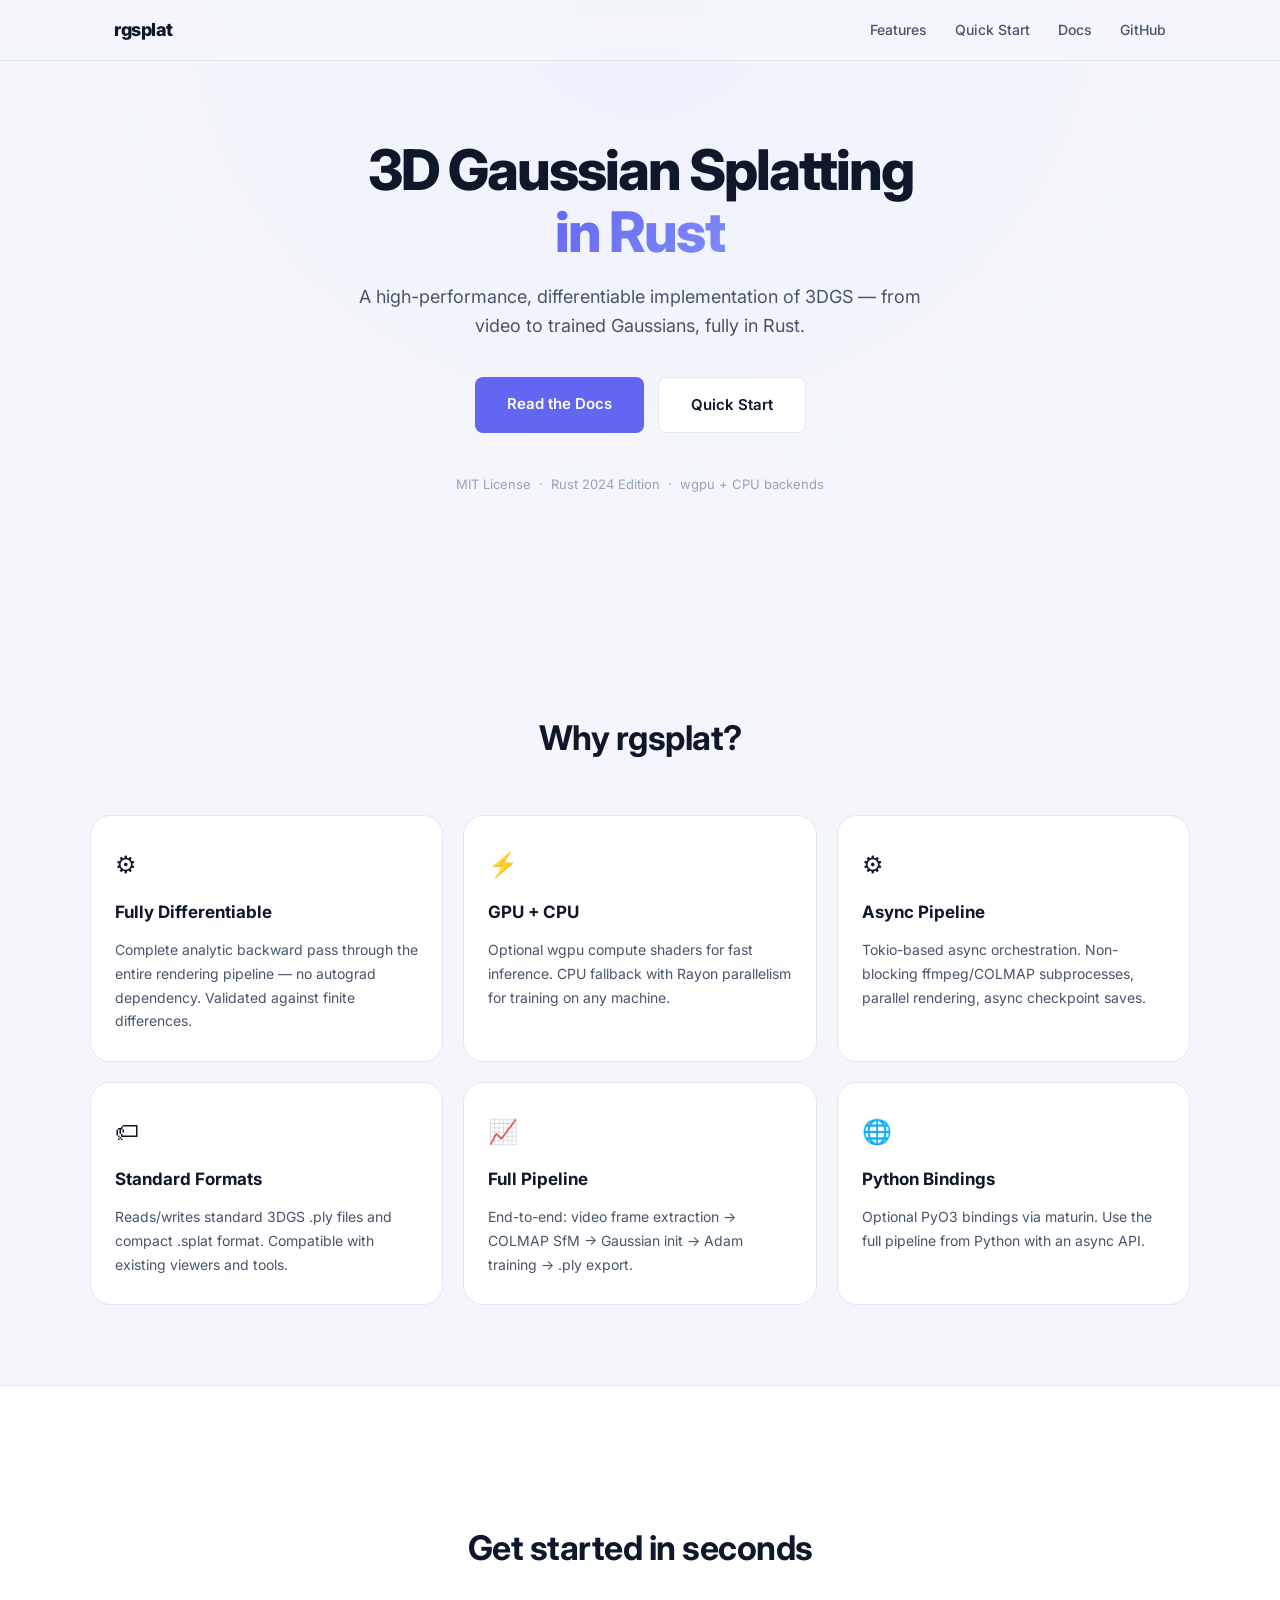
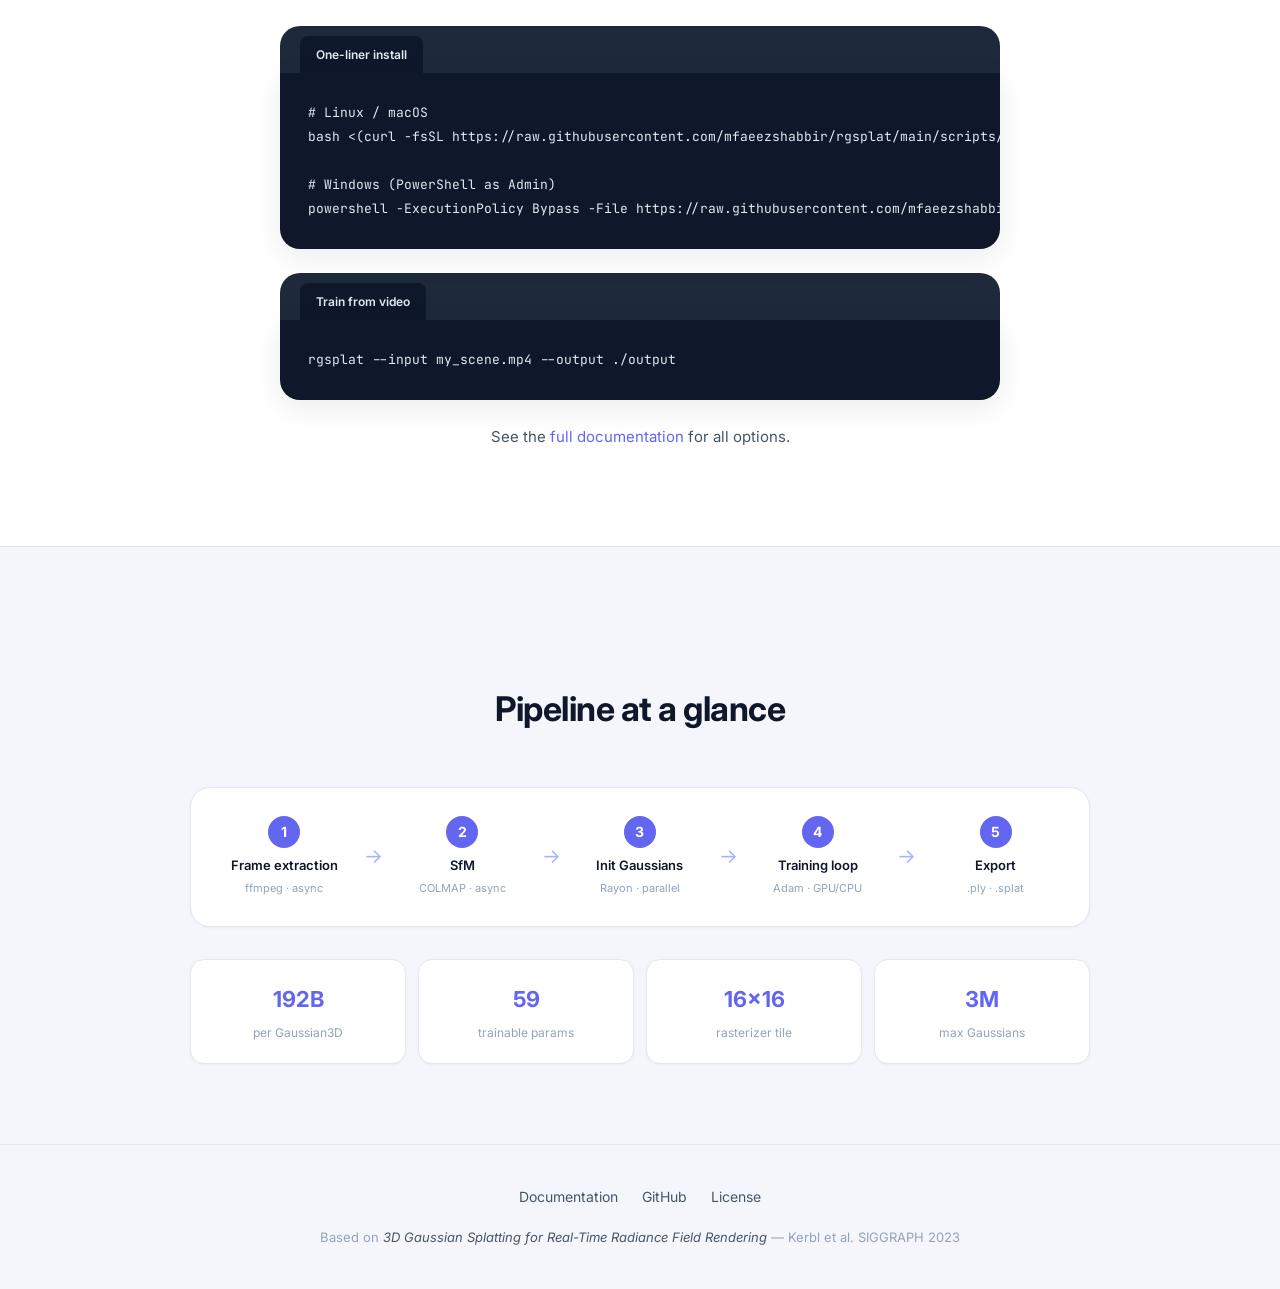
<file: docs/index.html>
<!DOCTYPE html>
<html lang="en">
<head>
    <meta charset="UTF-8">
    <meta name="viewport" content="width=device-width, initial-scale=1.0">
    <title>rgsplat — 3D Gaussian Splatting in Rust</title>
    <link rel="stylesheet" href="styles.css">
</head>
<body>

    <nav class="lp-nav">
        <div class="lp-nav-inner">
            <span class="lp-logo">rgsplat</span>
            <div class="lp-nav-links">
                <a href="#features">Features</a>
                <a href="#quickstart">Quick Start</a>
                <a href="docs.html">Docs</a>
                <a href="https://github.com/mfaeezshabbir/rgsplat" target="_blank">GitHub</a>
            </div>
        </div>
    </nav>

    <section class="lp-hero">
        <div class="lp-hero-bg"></div>
        <div class="lp-hero-inner">
            <h1 class="lp-hero-title">3D Gaussian Splatting<br><span class="lp-accent">in Rust</span></h1>
            <p class="lp-hero-sub">A high-performance, differentiable implementation of 3DGS &mdash; from video to trained Gaussians, fully in Rust.</p>
            <div class="lp-hero-actions">
                <a href="docs.html" class="lp-btn lp-btn-primary">Read the Docs</a>
                <a href="#quickstart" class="lp-btn lp-btn-secondary">Quick Start</a>
            </div>
            <div class="lp-hero-meta">
                <span>MIT License</span>
                <span>&middot;</span>
                <span>Rust 2024 Edition</span>
                <span>&middot;</span>
                <span>wgpu + CPU backends</span>
            </div>
        </div>
    </section>

    <section class="lp-section" id="features">
        <div class="lp-section-inner">
            <h2 class="lp-section-title">Why rgsplat?</h2>
            <div class="lp-features">
                <div class="lp-feature">
                    <div class="lp-feature-icon">&#9881;</div>
                    <h3>Fully Differentiable</h3>
                    <p>Complete analytic backward pass through the entire rendering pipeline &mdash; no autograd dependency. Validated against finite differences.</p>
                </div>
                <div class="lp-feature">
                    <div class="lp-feature-icon">&#9889;</div>
                    <h3>GPU + CPU</h3>
                    <p>Optional wgpu compute shaders for fast inference. CPU fallback with Rayon parallelism for training on any machine.</p>
                </div>
                <div class="lp-feature">
                    <div class="lp-feature-icon">&#9881;</div>
                    <h3>Async Pipeline</h3>
                    <p>Tokio-based async orchestration. Non-blocking ffmpeg/COLMAP subprocesses, parallel rendering, async checkpoint saves.</p>
                </div>
                <div class="lp-feature">
                    <div class="lp-feature-icon">&#127991;</div>
                    <h3>Standard Formats</h3>
                    <p>Reads/writes standard 3DGS .ply files and compact .splat format. Compatible with existing viewers and tools.</p>
                </div>
                <div class="lp-feature">
                    <div class="lp-feature-icon">&#128200;</div>
                    <h3>Full Pipeline</h3>
                    <p>End-to-end: video frame extraction &rarr; COLMAP SfM &rarr; Gaussian init &rarr; Adam training &rarr; .ply export.</p>
                </div>
                <div class="lp-feature">
                    <div class="lp-feature-icon">&#127760;</div>
                    <h3>Python Bindings</h3>
                    <p>Optional PyO3 bindings via maturin. Use the full pipeline from Python with an async API.</p>
                </div>
            </div>
        </div>
    </section>

    <section class="lp-section lp-section-dark" id="quickstart">
        <div class="lp-section-inner">
            <h2 class="lp-section-title">Get started in seconds</h2>
            <div class="lp-code-block">
                <div class="lp-code-tabs">
                    <span class="lp-code-tab active">One-liner install</span>
                </div>
                <pre class="lp-code"># Linux / macOS
bash &lt;(curl -fsSL https://raw.githubusercontent.com/mfaeezshabbir/rgsplat/main/scripts/install.sh)

# Windows (PowerShell as Admin)
powershell -ExecutionPolicy Bypass -File https://raw.githubusercontent.com/mfaeezshabbir/rgsplat/main/scripts/install.ps1</pre>
            </div>
            <div class="lp-code-block">
                <div class="lp-code-tabs">
                    <span class="lp-code-tab active">Train from video</span>
                </div>
                <pre class="lp-code">rgsplat --input my_scene.mp4 --output ./output</pre>
            </div>
            <p class="lp-section-cta">See the <a href="docs.html">full documentation</a> for all options.</p>
        </div>
    </section>

    <section class="lp-section">
        <div class="lp-section-inner">
            <h2 class="lp-section-title">Pipeline at a glance</h2>
            <div class="pipeline-flow" style="max-width:900px;margin:0 auto 32px">
                <div class="pf-step">
                    <div class="pf-num">1</div>
                    <div class="pf-name">Frame extraction</div>
                    <div class="pf-detail">ffmpeg &middot; async</div>
                </div>
                <div class="pf-arrow">&rarr;</div>
                <div class="pf-step">
                    <div class="pf-num">2</div>
                    <div class="pf-name">SfM</div>
                    <div class="pf-detail">COLMAP &middot; async</div>
                </div>
                <div class="pf-arrow">&rarr;</div>
                <div class="pf-step">
                    <div class="pf-num">3</div>
                    <div class="pf-name">Init Gaussians</div>
                    <div class="pf-detail">Rayon &middot; parallel</div>
                </div>
                <div class="pf-arrow">&rarr;</div>
                <div class="pf-step">
                    <div class="pf-num">4</div>
                    <div class="pf-name">Training loop</div>
                    <div class="pf-detail">Adam &middot; GPU/CPU</div>
                </div>
                <div class="pf-arrow">&rarr;</div>
                <div class="pf-step">
                    <div class="pf-num">5</div>
                    <div class="pf-name">Export</div>
                    <div class="pf-detail">.ply &middot; .splat</div>
                </div>
            </div>
            <div style="display:grid;grid-template-columns:repeat(4,1fr);gap:12px;max-width:900px;margin:0 auto">
                <div class="param-card">
                    <div>192B</div>
                    <div>per Gaussian3D</div>
                </div>
                <div class="param-card">
                    <div>59</div>
                    <div>trainable params</div>
                </div>
                <div class="param-card">
                    <div>16&times;16</div>
                    <div>rasterizer tile</div>
                </div>
                <div class="param-card">
                    <div>3M</div>
                    <div>max Gaussians</div>
                </div>
            </div>
        </div>
    </section>

    <footer class="lp-footer">
        <div class="lp-footer-inner">
            <div class="lp-footer-links">
                <a href="docs.html">Documentation</a>
                <a href="https://github.com/mfaeezshabbir/rgsplat">GitHub</a>
                <a href="https://github.com/mfaeezshabbir/rgsplat/blob/main/LICENSE">License</a>
            </div>
            <p class="lp-footer-copy">Based on <em>3D Gaussian Splatting for Real-Time Radiance Field Rendering</em> &mdash; Kerbl et al. SIGGRAPH 2023</p>
        </div>
    </footer>

<script>
function addCopyButtons() {
  document.querySelectorAll('pre').forEach(function(pre) {
    var btn = document.createElement('button');
    btn.textContent = 'Copy';
    btn.className = 'copy-btn';
    btn.onclick = function() {
      var code = pre.querySelector('code');
      var text = code ? code.textContent : pre.textContent;
      navigator.clipboard.writeText(text.trim()).then(function() {
        btn.textContent = 'Copied!';
        setTimeout(function() { btn.textContent = 'Copy'; }, 1500);
      });
    };
    pre.style.position = 'relative';
    pre.appendChild(btn);
  });
}
document.addEventListener('DOMContentLoaded', addCopyButtons);
</script>
</body>
</html>
</file>
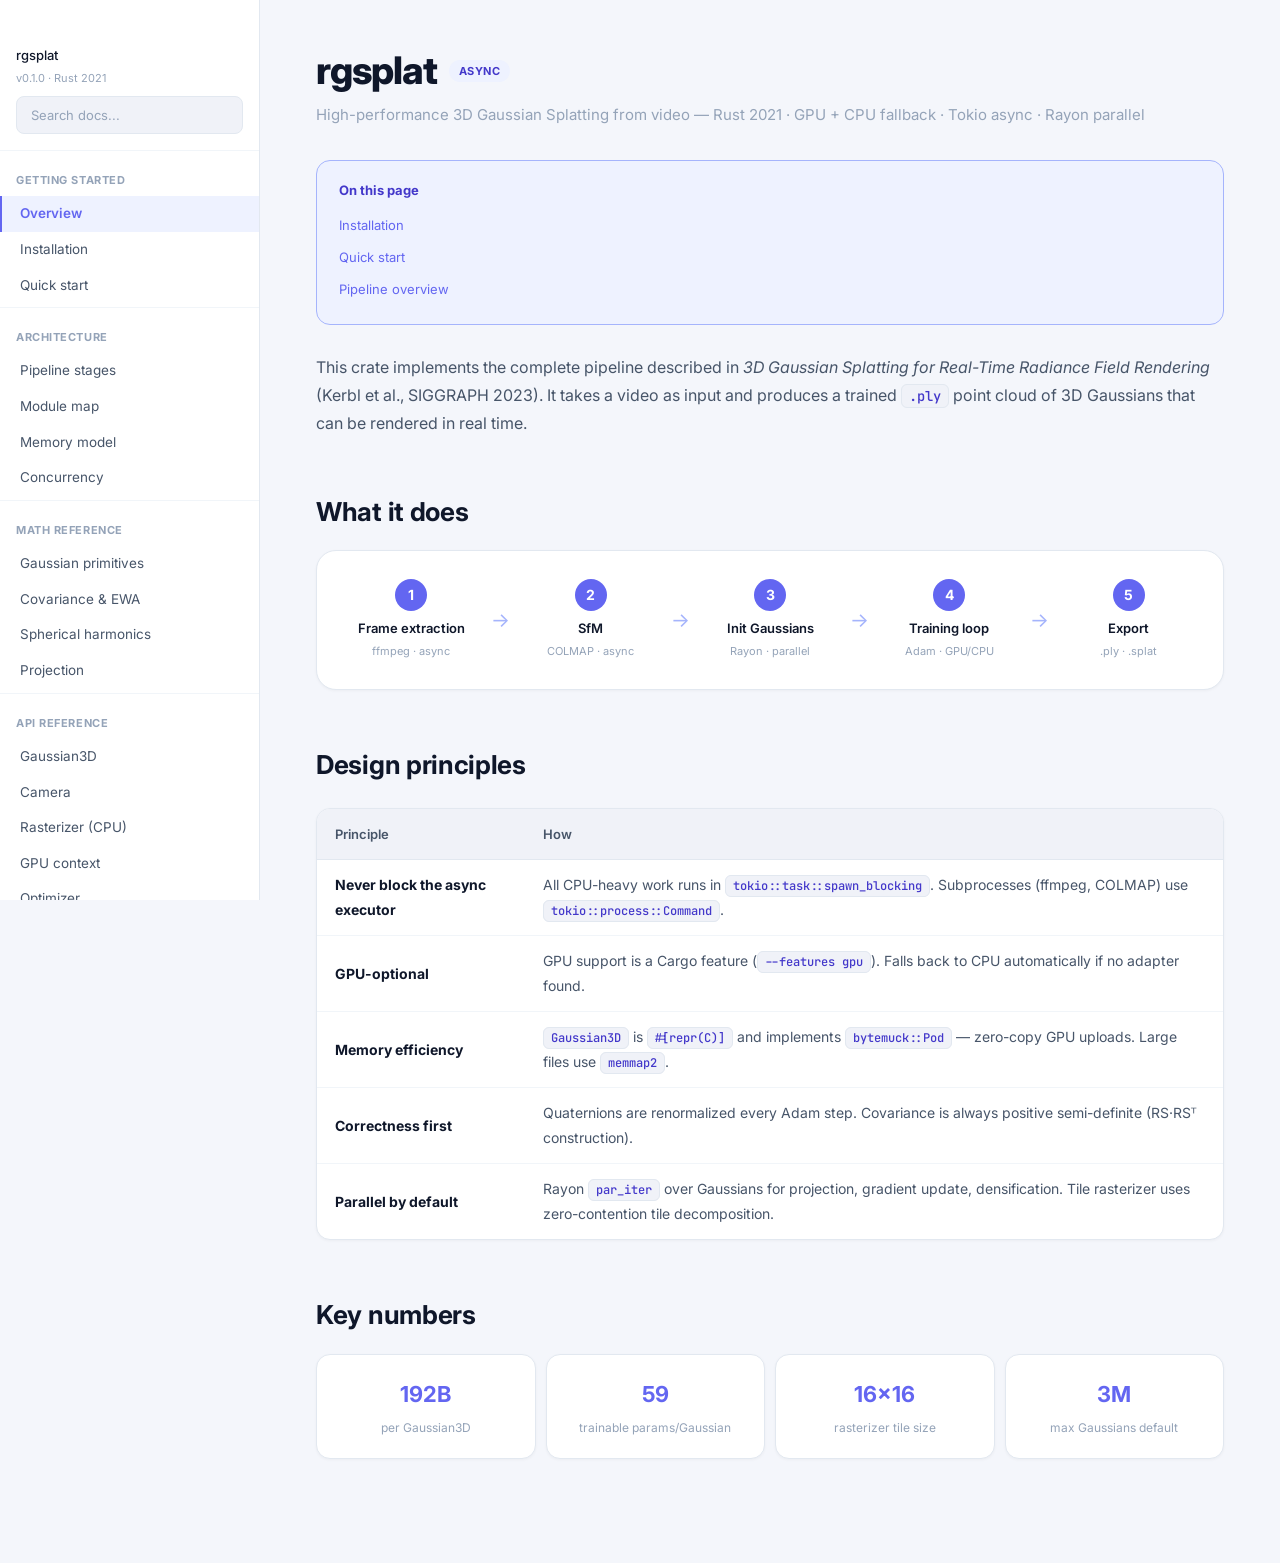
<file: docs/docs.html>
<!DOCTYPE html>
<html lang="en">
<head>
    <meta charset="UTF-8">
    <meta name="viewport" content="width=device-width, initial-scale=1.0">
    <title>Gaussian Splatting — Rust</title>
    <link rel="stylesheet" href="styles.css">
</head>
<body>
    <div class="doc-wrap">
        <nav class="sidebar">
            <div style="padding:16px 16px 8px">
                <div style="font-size:13px;font-weight:500;color:var(--text)">rgsplat</div>
                <div style="font-size:11px;color:var(--text-muted);margin-top:2px">v0.1.0 · Rust 2021</div>
            </div>
            <div class="search-bar">
                <input type="text" placeholder="Search docs..." oninput="searchDocs(this.value)" id="search-inp">
            </div>
            <div class="nav-section">
                <div class="sidebar-title">Getting started</div>
                <div class="nav-link active" onclick="showPage('overview',this)">Overview</div>
                <div class="nav-link" onclick="showPage('install',this)">Installation</div>
                <div class="nav-link" onclick="showPage('quickstart',this)">Quick start</div>
            </div>
            <div class="nav-section">
                <div class="sidebar-title">Architecture</div>
                <div class="nav-link" onclick="showPage('pipeline',this)">Pipeline stages</div>
                <div class="nav-link" onclick="showPage('modules',this)">Module map</div>
                <div class="nav-link" onclick="showPage('memory',this)">Memory model</div>
                <div class="nav-link" onclick="showPage('concurrency',this)">Concurrency</div>
            </div>
            <div class="nav-section">
                <div class="sidebar-title">Math reference</div>
                <div class="nav-link" onclick="showPage('math-gaussian',this)">Gaussian primitives</div>
                <div class="nav-link" onclick="showPage('math-covariance',this)">Covariance & EWA</div>
                <div class="nav-link" onclick="showPage('math-sh',this)">Spherical harmonics</div>
                <div class="nav-link" onclick="showPage('math-projection',this)">Projection</div>
            </div>
            <div class="nav-section">
                <div class="sidebar-title">API reference</div>
                <div class="nav-link" onclick="showPage('api-gaussian',this)">Gaussian3D</div>
                <div class="nav-link" onclick="showPage('api-camera',this)">Camera</div>
                <div class="nav-link" onclick="showPage('api-rasterizer',this)">Rasterizer (CPU)</div>
                <div class="nav-link" onclick="showPage('api-gpu',this)">GPU context</div>
                <div class="nav-link" onclick="showPage('api-optimizer',this)">Optimizer</div>
                <div class="nav-link" onclick="showPage('api-sfm',this)">SfM pipeline</div>
            </div>
            <div class="nav-section">
                <div class="sidebar-title">Shaders</div>
                <div class="nav-link" onclick="showPage('shader-wgsl',this)">splat.wgsl</div>
            </div>
            <div class="nav-section">
                <div class="sidebar-title">Config reference</div>
                <div class="nav-link" onclick="showPage('cfg-train',this)">TrainConfig</div>
                <div class="nav-link" onclick="showPage('cfg-features',this)">Cargo features</div>
            </div>
            <div class="nav-section">
                <div class="sidebar-title">Guides</div>
                <div class="nav-link" onclick="showPage('guide-gpu',this)">GPU vs CPU</div>
                <div class="nav-link" onclick="showPage('guide-python',this)">Python bindings</div>
                <div class="nav-link" onclick="showPage('guide-perf',this)">Performance tuning</div>
            </div>
        </nav>
    
        <main class="content">
    
            <!-- OVERVIEW -->
            <div class="page active" id="page-overview">
                <h1>rgsplat <span class="badge badge-async">async</span></h1>
                <p class="subtitle">High-performance 3D Gaussian Splatting from video — Rust 2021 · GPU + CPU fallback ·
                    Tokio async · Rayon parallel</p>
                <div class="toc">
                    <strong style="font-size:13px">On this page</strong>
                    <ul>
                        <li><a onclick="showPage('install',document.querySelector('[onclick*=install]'))">Installation</a>
                        </li>
                        <li><a onclick="showPage('quickstart',document.querySelector('[onclick*=quickstart]'))">Quick
                                start</a></li>
                        <li><a onclick="showPage('pipeline',document.querySelector('[onclick*=pipeline]'))">Pipeline
                                overview</a></li>
                    </ul>
                </div>
                <p>This crate implements the complete pipeline described in <em>3D Gaussian Splatting for Real-Time Radiance
                        Field Rendering</em> (Kerbl et al., SIGGRAPH 2023). It takes a video as input and produces a trained
                    <code>.ply</code> point cloud of 3D Gaussians that can be rendered in real time.</p>
                <h2>What it does</h2>
                <div class="pipeline-flow">
                    <div class="pf-step">
                        <div class="pf-num">1</div>
                        <div class="pf-name">Frame extraction</div>
                        <div class="pf-detail">ffmpeg · async</div>
                    </div>
                    <div class="pf-arrow">→</div>
                    <div class="pf-step">
                        <div class="pf-num">2</div>
                        <div class="pf-name">SfM</div>
                        <div class="pf-detail">COLMAP · async</div>
                    </div>
                    <div class="pf-arrow">→</div>
                    <div class="pf-step">
                        <div class="pf-num">3</div>
                        <div class="pf-name">Init Gaussians</div>
                        <div class="pf-detail">Rayon · parallel</div>
                    </div>
                    <div class="pf-arrow">→</div>
                    <div class="pf-step">
                        <div class="pf-num">4</div>
                        <div class="pf-name">Training loop</div>
                        <div class="pf-detail">Adam · GPU/CPU</div>
                    </div>
                    <div class="pf-arrow">→</div>
                    <div class="pf-step">
                        <div class="pf-num">5</div>
                        <div class="pf-name">Export</div>
                        <div class="pf-detail">.ply · .splat</div>
                    </div>
                </div>
                <h2>Design principles</h2>
                <div class="table-wrap">
                    <table>
                        <tr>
                            <th>Principle</th>
                            <th>How</th>
                        </tr>
                        <tr>
                            <td><strong>Never block the async executor</strong></td>
                            <td>All CPU-heavy work runs in <code>tokio::task::spawn_blocking</code>. Subprocesses (ffmpeg,
                                COLMAP) use <code>tokio::process::Command</code>.</td>
                        </tr>
                        <tr>
                            <td><strong>GPU-optional</strong></td>
                            <td>GPU support is a Cargo feature (<code>--features gpu</code>). Falls back to CPU
                                automatically if no adapter found.</td>
                        </tr>
                        <tr>
                            <td><strong>Memory efficiency</strong></td>
                            <td><code>Gaussian3D</code> is <code>#[repr(C)]</code> and implements <code>bytemuck::Pod</code>
                                — zero-copy GPU uploads. Large files use <code>memmap2</code>.</td>
                        </tr>
                        <tr>
                            <td><strong>Correctness first</strong></td>
                            <td>Quaternions are renormalized every Adam step. Covariance is always positive semi-definite
                                (RS·RSᵀ construction).</td>
                        </tr>
                        <tr>
                            <td><strong>Parallel by default</strong></td>
                            <td>Rayon <code>par_iter</code> over Gaussians for projection, gradient update, densification.
                                Tile rasterizer uses zero-contention tile decomposition.</td>
                        </tr>
                    </table>
                </div>
                <h2>Key numbers</h2>
                <div style="display:grid;grid-template-columns:repeat(4,1fr);gap:10px;margin:12px 0 24px">
                    <div class="param-card" style="text-align:center">
                        <div style="font-size:20px;font-weight:500;color:var(--accent)">192B</div>
                        <div style="font-size:11px;color:var(--text-muted);margin-top:4px">per Gaussian3D</div>
                    </div>
                    <div class="param-card" style="text-align:center">
                        <div style="font-size:20px;font-weight:500;color:var(--accent)">59</div>
                        <div style="font-size:11px;color:var(--text-muted);margin-top:4px">trainable
                            params/Gaussian</div>
                    </div>
                    <div class="param-card" style="text-align:center">
                        <div style="font-size:20px;font-weight:500;color:var(--accent)">16×16</div>
                        <div style="font-size:11px;color:var(--text-muted);margin-top:4px">rasterizer tile size
                        </div>
                    </div>
                    <div class="param-card" style="text-align:center">
                        <div style="font-size:20px;font-weight:500;color:var(--accent)">3M</div>
                        <div style="font-size:11px;color:var(--text-muted);margin-top:4px">max Gaussians default
                        </div>
                    </div>
                </div>
            </div>
    
            <!-- INSTALL -->
            <div class="page" id="page-install">
                <h1>Installation</h1>
                <p class="subtitle">Prerequisites and build configurations</p>
                <h2>Quick install (one command)</h2>
                <p>Installs Rust, ffmpeg, COLMAP, and builds rgsplat:</p>
                <p><strong>Linux / macOS</strong></p>
                <pre>bash &lt;(curl -fsSL https://raw.githubusercontent.com/mfaeezshabbir/rgsplat/main/scripts/install.sh)</pre>
                <p><strong>Windows (PowerShell as Admin)</strong></p>
                <pre>powershell -ExecutionPolicy Bypass -File https://raw.githubusercontent.com/mfaeezshabbir/rgsplat/main/scripts/install.ps1</pre>
                <p>Or clone and run locally:</p>
                <pre>git clone https://github.com/mfaeezshabbir/rgsplat.git
cd rgsplat
bash scripts/install.sh          <span class="highlight-cmt"># Linux / macOS</span>
powershell -File scripts/install.ps1   <span class="highlight-cmt"># Windows</span></pre>
                <h2>System requirements</h2>
                <div class="table-wrap">
                    <table>
                        <tr>
                            <th>Dependency</th>
                            <th>Required for</th>
                            <th>Install</th>
                        </tr>
                        <tr>
                            <td><code>Rust ≥ 1.75</code></td>
                            <td>Everything</td>
                            <td><code>rustup update stable</code></td>
                        </tr>
                        <tr>
                            <td><code>ffmpeg</code></td>
                            <td>Frame extraction</td>
                            <td><code>apt install ffmpeg</code> / <code>brew install ffmpeg</code></td>
                        </tr>
                        <tr>
                            <td><code>colmap</code></td>
                            <td>Structure from Motion</td>
                            <td><a href="https://colmap.github.io/install.html">colmap.github.io/install</a></td>
                        </tr>
                        <tr>
                            <td><code>OpenBLAS</code></td>
                            <td>ndarray-linalg</td>
                            <td><code>apt install libopenblas-dev</code></td>
                        </tr>
                        <tr>
                            <td>Vulkan / Metal / DX12 driver</td>
                            <td>GPU mode only</td>
                            <td>OS-specific GPU driver</td>
                        </tr>
                        <tr>
                            <td><code>Python ≥ 3.9</code> + maturin</td>
                            <td>Python bindings</td>
                            <td><code>pip install maturin</code></td>
                        </tr>
                    </table>
                </div>
                <h2>Build variants</h2>
                <pre><span class="highlight-cmt"># CPU-only (default, no GPU driver needed)</span>
    cargo build --release
    
    <span class="highlight-cmt"># With GPU support (wgpu / WGSL compute shaders)</span>
    cargo build --release --features gpu
    
    <span class="highlight-cmt"># With ffmpeg bindings (optional, alternative to subprocess approach)</span>
    cargo build --release --features video
    
    <span class="highlight-cmt"># Full build: GPU + video + Python FFI</span>
    cargo build --release --features full
    
    <span class="highlight-cmt"># Python wheel (requires maturin)</span>
    maturin build --release --features python</pre>
                <h2>Add as library dependency</h2>
                <pre>[dependencies]
    rgsplat = { git = <span class="highlight-str">"https://github.com/mfaeezshabbir/rgsplat"</span>, features = [<span class="highlight-str">"gpu"</span>] }</pre>
                <div class="callout">
                    <p>On Linux with NVIDIA GPUs, the Vulkan backend gives the best compute performance. On macOS, wgpu uses
                        Metal automatically — no additional setup needed.</p>
                </div>
            </div>
    
            <!-- QUICKSTART -->
            <div class="page" id="page-quickstart">
                <h1>Quick start</h1>
                <p class="subtitle">From video to trained Gaussians in one call</p>
                <h2>CLI</h2>
                <pre><span class="highlight-cmt"># Basic run (CPU mode)</span>
    rgsplat --input my_scene.mp4 --output ./output
    
    <span class="highlight-cmt"># GPU mode, 2fps extraction, 15k iterations</span>
    rgsplat --input my_scene.mp4 --output ./output --gpu --fps 2 --iters 15000
    
    <span class="highlight-cmt"># White background, checkpoint every 1k iters, skip SfM</span>
    rgsplat --input ./frames --output ./out --bg 1,1,1 --save-interval 1000 --skip-sfm
    
    <span class="highlight-cmt"># View all flags</span>
    rgsplat --help</pre>
                <h3>All CLI flags</h3>
                <div class="table-wrap">
                    <table>
                        <tr>
                            <th>Flag</th>
                            <th>Default</th>
                            <th>Description</th>
                        </tr>
                        <tr>
                            <td><code>-i, --input</code></td>
                            <td><em>required</em></td>
                            <td>Input video (<code>.mp4</code>) or directory of pre-extracted frames</td>
                        </tr>
                        <tr>
                            <td><code>-o, --output</code></td>
                            <td><em>required</em></td>
                            <td>Output directory for frames, COLMAP workspace, checkpoints, and final PLY</td>
                        </tr>
                        <tr>
                            <td><code>--gpu</code></td>
                            <td><code>false</code></td>
                            <td>Use GPU compute path (requires <code>--features gpu</code>)</td>
                        </tr>
                        <tr>
                            <td><code>--fps</code></td>
                            <td><code>2.0</code></td>
                            <td>Frames per second to extract from video</td>
                        </tr>
                        <tr>
                            <td><code>--iters</code></td>
                            <td><code>30000</code></td>
                            <td>Number of training iterations</td>
                        </tr>
                        <tr>
                            <td><code>--save-interval</code></td>
                            <td><code>5000</code></td>
                            <td>Save a checkpoint PLY every N iterations</td>
                        </tr>
                        <tr>
                            <td><code>--bg</code></td>
                            <td><code>0,0,0</code></td>
                            <td>Background color as <code>R,G,B</code> floats in [0,1] (e.g. <code>1,1,1</code> for white)</td>
                        </tr>
                        <tr>
                            <td><code>--skip-sfm</code></td>
                            <td><code>false</code></td>
                            <td>Skip ffmpeg extraction and COLMAP; load existing workspace from <code>--output</code></td>
                        </tr>
                    </table>
                </div>
                <h2>Rust API</h2>
                <pre><span class="highlight-kw">use</span> rgsplat::pipeline::{Pipeline, PipelineConfig};
    
    <span class="highlight-kw">#[tokio::main]</span>
    <span class="highlight-kw">async fn</span> <span class="highlight-ty">main</span>() -> anyhow::Result<()> {
        <span class="highlight-kw">let</span> cfg = PipelineConfig::from_video(
            <span class="highlight-str">"scene.mp4"</span>,
            <span class="highlight-str">"./output"</span>,
        );
    
        <span class="highlight-kw">let</span> pipeline = Pipeline::new(cfg).<span class="highlight-kw">await</span>?;
        <span class="highlight-kw">let</span> output_ply = pipeline.run().<span class="highlight-kw">await</span>?;
    
        println!(<span class="highlight-str">"Done: {:?}"</span>, output_ply);
        Ok(())
    }</pre>
                <h2>Customise config</h2>
                <pre><span class="highlight-kw">let mut</span> cfg = PipelineConfig::from_video(<span class="highlight-str">"scene.mp4"</span>, <span class="highlight-str">"./out"</span>);
    cfg.extract_fps = <span class="highlight-num">3.0</span>;          <span class="highlight-cmt">// frames per second to extract</span>
    cfg.use_gpu = <span class="highlight-kw">true</span>;              <span class="highlight-cmt">// enable GPU if available</span>
    cfg.train.num_iterations = <span class="highlight-num">15_000</span>;
    cfg.train.max_gaussians = <span class="highlight-num">1_000_000</span>;
    cfg.bg_color = [<span class="highlight-num">1.0</span>, <span class="highlight-num">1.0</span>, <span class="highlight-num">1.0</span>]; <span class="highlight-cmt">// white background</span>
    cfg.save_interval = <span class="highlight-num">2000</span>;        <span class="highlight-cmt">// checkpoint every 2k iters</span></pre>
                <h2>Expected output layout</h2>
                <pre>output/
    ├── frames/          <span class="highlight-cmt"># Extracted PNG frames</span>
    │   ├── frame_000001.png
    │   └── ...
    ├── colmap/          <span class="highlight-cmt"># COLMAP workspace</span>
    │   ├── colmap.db
    │   └── sparse/0/
    │       ├── cameras.bin
    │       ├── images.bin
    │       └── points3D.bin
    ├── ckpt_005000.ply  <span class="highlight-cmt"># Periodic checkpoints</span>
    ├── ckpt_010000.ply
    └── output.ply       <span class="highlight-cmt"># Final trained splat</span></pre>
            </div>
    
            <!-- PIPELINE STAGES -->
            <div class="page" id="page-pipeline">
                <h1>Pipeline stages</h1>
                <p class="subtitle">What happens inside <code>Pipeline::run()</code></p>
                <h2>Stage 1 — Frame extraction</h2>
                <p>Calls <code>ffmpeg</code> as an async subprocess. Non-blocking: the Tokio runtime handles other tasks
                    while ffmpeg runs.</p>
                <pre>sfm::extract_frames(&video_path, &frames_dir, fps).await?</pre>
                <div class="table-wrap">
                    <table>
                        <tr>
                            <th>Parameter</th>
                            <th>Default</th>
                            <th>Notes</th>
                        </tr>
                        <tr>
                            <td><code>fps</code></td>
                            <td>2.0</td>
                            <td>2 frames/sec balances coverage vs COLMAP cost. Increase for fast-moving scenes.</td>
                        </tr>
                        <tr>
                            <td>Output format</td>
                            <td>PNG (-qscale:v 1)</td>
                            <td>Highest quality; lossless SIFT features.</td>
                        </tr>
                    </table>
                </div>
                <h2>Stage 2 — Structure from Motion (COLMAP)</h2>
                <p>Runs three COLMAP passes in sequence, all as async subprocesses:</p>
                <div class="table-wrap">
                    <table>
                        <tr>
                            <th>Pass</th>
                            <th>COLMAP command</th>
                            <th>What it does</th>
                        </tr>
                        <tr>
                            <td>1</td>
                            <td><code>feature_extractor</code></td>
                            <td>SIFT keypoint detection on every frame</td>
                        </tr>
                        <tr>
                            <td>2</td>
                            <td><code>exhaustive_matcher</code></td>
                            <td>Match features between all frame pairs</td>
                        </tr>
                        <tr>
                            <td>3</td>
                            <td><code>mapper</code></td>
                            <td>Incremental SfM → camera poses + sparse 3D points</td>
                        </tr>
                    </table>
                </div>
                <div class="warn-box">
                    <p>COLMAP is the main bottleneck. For a 100-frame sequence, expect 5–15 minutes on CPU. Use
                        <code>--gpu</code> to enable GPU SIFT and GPU matching — roughly 5× faster.</p>
                </div>
                <h2>Stage 3 — Gaussian initialisation</h2>
                <p>Parses COLMAP binary files (<code>points3D.bin</code>, <code>cameras.bin</code>) and converts each SfM
                    point into a <code>Gaussian3D</code>:</p>
                <div class="table-wrap">
                    <table>
                        <tr>
                            <th>Parameter</th>
                            <th>Initial value</th>
                            <th>Derivation</th>
                        </tr>
                        <tr>
                            <td>Position</td>
                            <td>SfM xyz</td>
                            <td>Direct copy</td>
                        </tr>
                        <tr>
                            <td>Color (SH DC)</td>
                            <td>SfM RGB</td>
                            <td><code>(linear(r) - 0.5) × SH_C0_INV</code></td>
                        </tr>
                        <tr>
                            <td>Scale (isotropic)</td>
                            <td>mean NN distance</td>
                            <td>K=3 nearest neighbours via spatial sort</td>
                        </tr>
                        <tr>
                            <td>Rotation</td>
                            <td>identity quaternion</td>
                            <td>[1, 0, 0, 0]</td>
                        </tr>
                        <tr>
                            <td>Opacity</td>
                            <td>logit(0.1) ≈ −2.2</td>
                            <td>10% opacity, optimised during training</td>
                        </tr>
                    </table>
                </div>
                <h2>Stage 4 — Training loop</h2>
                <p>30 000 iterations (default). Each iteration:</p>
                <pre>Pick random camera → Render (GPU or CPU) → Compute L1+D-SSIM loss
    → Backward pass (per-Gaussian gradients) → Adam step → [Densify/Prune every 100 iters]</pre>
                <p>Key events during training:</p>
                <div class="table-wrap">
                    <table>
                        <tr>
                            <th>Iteration range</th>
                            <th>Event</th>
                        </tr>
                        <tr>
                            <td>500 – 15 000</td>
                            <td>Adaptive densification window (clone + split)</td>
                        </tr>
                        <tr>
                            <td>Every 3 000</td>
                            <td>Opacity reset — forces re-learning of which Gaussians are real</td>
                        </tr>
                        <tr>
                            <td>Every 5 000</td>
                            <td>Checkpoint save to <code>ckpt_NNNNNN.ply</code> (async, non-blocking)</td>
                        </tr>
                    </table>
                </div>
                <h2>Stage 5 — Export</h2>
                <p>Saves a PLY point cloud where each Gaussian is a point with custom properties (position, rotation, scale,
                    opacity, 48 SH coefficients). Compatible with standard Gaussian Splatting viewers.</p>
            </div>
    
            <!-- MODULE MAP -->
            <div class="page" id="page-modules">
                <h1>Module map</h1>
                <p class="subtitle">Every source file and what it owns</p>
                <div class="module-card">
                    <div class="module-title">math</div>
                    <div class="module-path">src/math/mod.rs · src/math/projection.rs · src/math/sh.rs</div>
                    <div class="module-desc">Core mathematical types and functions. <code>Gaussian3D</code> struct,
                        <code>Camera</code>, <code>sigmoid</code>, <code>logit</code>, <code>softplus</code>. No I/O, no
                        async, no allocations beyond struct construction.</div>
                </div>
                <div class="module-card">
                    <div class="module-title">math::projection</div>
                    <div class="module-path">src/math/projection.rs</div>
                    <div class="module-desc">EWA covariance projection (3D → 2D), perspective matrix construction,
                        Gribb-Hartmann frustum plane extraction, sphere-frustum culling, Gaussian screen-space AABB.</div>
                </div>
                <div class="module-card">
                    <div class="module-title">math::sh</div>
                    <div class="module-path">src/math/sh.rs</div>
                    <div class="module-desc">Degree-3 real spherical harmonics evaluation. SH constants <code>SH_C0</code>,
                        <code>SH_C1</code>, <code>SH_C2[5]</code>, <code>SH_C3[7]</code>. <code>eval_sh_deg3</code> takes 48
                        coefficients and a view direction, returns RGB.</div>
                </div>
                <div class="module-card">
                    <div class="module-title">cpu::rasterizer</div>
                    <div class="module-path">src/cpu/rasterizer.rs</div>
                    <div class="module-desc">Tile-based alpha-compositing Gaussian rasterizer. Projects all Gaussians, sorts
                        by depth, decomposes screen into 16×16 tiles, assigns Gaussians to tiles, Rayon-parallel raster per
                        tile. Returns a <code>Framebuffer</code> (RGBA f32 linear).</div>
                </div>
                <div class="module-card">
                    <div class="module-title">gpu</div>
                    <div class="module-path">src/gpu/mod.rs · src/gpu/context.rs</div>
                    <div class="module-desc">wgpu device/queue initialisation, buffer upload helpers, async GPU readback.
                        Feature-gated behind <code>--features gpu</code>. <code>gpu_available()</code> probes the system
                        without panicking.</div>
                </div>
                <div class="module-card">
                    <div class="module-title">pipeline::sfm</div>
                    <div class="module-path">src/pipeline/sfm.rs</div>
                    <div class="module-desc">Frame extraction (ffmpeg), COLMAP invocation, COLMAP binary parser
                        (<code>points3D.bin</code>, <code>cameras.bin</code>), Gaussian initialisation from SfM points
                        including nearest-neighbour scale estimation.</div>
                </div>
                <div class="module-card">
                    <div class="module-title">pipeline::optimizer</div>
                    <div class="module-path">src/pipeline/optimizer.rs</div>
                    <div class="module-desc">Adam optimiser state (<code>AdamState</code>), <code>adam_step</code>, adaptive
                        densification (<code>densify_and_prune</code>: split + clone + prune), opacity reset.
                        <code>TrainConfig</code> with all hyper-parameters.</div>
                </div>
                <div class="module-card">
                    <div class="module-title">pipeline (orchestrator)</div>
                    <div class="module-path">src/pipeline/mod.rs</div>
                    <div class="module-desc">Top-level <code>Pipeline</code> struct. Owns <code>PipelineConfig</code> and
                        optional <code>GpuContext</code>. <code>Pipeline::run()</code> sequences all 5 stages. All heavy
                        work dispatched with <code>spawn_blocking</code>.</div>
                </div>
                <div class="module-card">
                    <div class="module-title">shaders/splat.wgsl</div>
                    <div class="module-path">shaders/splat.wgsl</div>
                    <div class="module-desc">WGSL compute shader with two entry points: <code>@compute fn project</code>
                        (Gaussian → SplatInfo2D, 256 threads/workgroup) and <code>@compute fn rasterize</code> (tile raster,
                        16×16 threads/workgroup).</div>
                </div>
            </div>
    
            <!-- MEMORY MODEL -->
            <div class="page" id="page-memory">
                <h1>Memory model</h1>
                <p class="subtitle">How data is stored and moved through the pipeline</p>
                <h2>Gaussian3D memory layout</h2>
                <p><code>Gaussian3D</code> is <code>#[repr(C)]</code> with explicit field ordering to minimise padding and
                    allow zero-copy GPU uploads via <code>bytemuck::Pod</code>.</p>
                <div class="table-wrap">
                    <table>
                        <tr>
                            <th>Field</th>
                            <th>Type</th>
                            <th>Bytes</th>
                            <th>Purpose</th>
                        </tr>
                        <tr>
                            <td><code>position</code></td>
                            <td>[f32; 3]</td>
                            <td>12</td>
                            <td>World-space centre μ</td>
                        </tr>
                        <tr>
                            <td><code>opacity_logit</code></td>
                            <td>f32</td>
                            <td>4</td>
                            <td>Pre-sigmoid opacity (avoids gradient vanishing)</td>
                        </tr>
                        <tr>
                            <td><code>rotation</code></td>
                            <td>[f32; 4]</td>
                            <td>16</td>
                            <td>Unit quaternion [w,x,y,z]</td>
                        </tr>
                        <tr>
                            <td><code>log_scale</code></td>
                            <td>[f32; 3]</td>
                            <td>12</td>
                            <td>Log scale — exp gives positive scale</td>
                        </tr>
                        <tr>
                            <td><em>(padding)</em></td>
                            <td>—</td>
                            <td>4</td>
                            <td>Align to 16B for GPU vec4 alignment</td>
                        </tr>
                        <tr>
                            <td><code>sh_coeffs</code></td>
                            <td>[f32; 48]</td>
                            <td>192</td>
                            <td>16 SH coefficients × 3 RGB channels</td>
                        </tr>
                        <tr>
                            <td colspan="2"><strong>Total</strong></td>
                            <td><strong>240B</strong></td>
                            <td></td>
                        </tr>
                    </table>
                </div>
                <h2>Allocation strategy</h2>
                <div class="table-wrap">
                    <table>
                        <tr>
                            <th>Data</th>
                            <th>Strategy</th>
                            <th>Why</th>
                        </tr>
                        <tr>
                            <td>Gaussian array</td>
                            <td><code>Vec&lt;Gaussian3D&gt;</code></td>
                            <td>Contiguous — good cache locality, SIMD-friendly, direct GPU upload with
                                <code>bytemuck::cast_slice</code></td>
                        </tr>
                        <tr>
                            <td>Adam state (m1/m2)</td>
                            <td><code>Vec&lt;f32&gt;</code> flat arrays</td>
                            <td>Indexed as <code>[gaussian_idx * 59 + param_idx]</code> — avoids pointer indirection</td>
                        </tr>
                        <tr>
                            <td>Framebuffer</td>
                            <td><code>Vec&lt;f32&gt;</code> RGBA</td>
                            <td>Single allocation, passed to GPU or tile rasterizer</td>
                        </tr>
                        <tr>
                            <td>Large binary files (COLMAP)</td>
                            <td><code>memmap2::Mmap</code></td>
                            <td>OS-managed paging — only touched pages loaded into RAM</td>
                        </tr>
                        <tr>
                            <td>Tile pixel buffers</td>
                            <td>Stack (<code>[f32; 16×16×4]</code>)</td>
                            <td>Per-rayon-thread, no heap allocation in hot loop</td>
                        </tr>
                    </table>
                </div>
                <h2>GPU buffer flow</h2>
                <pre>Vec&lt;Gaussian3D&gt;
      → bytemuck::cast_slice (zero-copy view)
      → wgpu STORAGE buffer (COPY_DST | COPY_SRC)
      → compute shader: project pass
      → SplatInfo2D STORAGE buffer
      → radix sort (depth keys)
      → compute shader: rasterize pass
      → texture_storage_2d (rgba8unorm)
      → readback buffer (MAP_READ)
      → Vec&lt;u8&gt; on CPU</pre>
                <div class="callout">
                    <p>GPU buffer uploads use <code>DeviceExt::create_buffer_init</code> — one <code>memcpy</code> from CPU
                        slice to VRAM, no intermediate staging buffer allocation needed in application code.</p>
                </div>
            </div>
    
            <!-- CONCURRENCY -->
            <div class="page" id="page-concurrency">
                <h1>Concurrency model</h1>
                <p class="subtitle">How the pipeline stays non-blocking end-to-end</p>
                <h2>Thread roles</h2>
                <div class="table-wrap">
                    <table>
                        <tr>
                            <th>Thread pool</th>
                            <th>Used for</th>
                            <th>Size</th>
                        </tr>
                        <tr>
                            <td>Tokio async executor</td>
                            <td>Orchestration, subprocess I/O, GPU submission futures</td>
                            <td>Tokio default (num CPUs)</td>
                        </tr>
                        <tr>
                            <td>Tokio blocking pool</td>
                            <td>CPU-heavy Rust code: projection, Adam step, densification, parsing</td>
                            <td>512 (Tokio default max)</td>
                        </tr>
                        <tr>
                            <td>Rayon thread pool</td>
                            <td>Data parallelism within a blocking task: <code>par_iter</code> over Gaussians, tile
                                rasterizer</td>
                            <td>num CPUs</td>
                        </tr>
                    </table>
                </div>
                <h2>Key async boundaries</h2>
                <pre><span class="highlight-cmt">// This blocks the thread for ~minutes — must be spawn_blocking</span>
    <span class="highlight-kw">let</span> (gaussians, cameras) = tokio::task::spawn_blocking(<span class="highlight-kw">move</span> || {
        load_sfm_output(&workspace)
    }).await??;
    
    <span class="highlight-cmt">// Render runs in blocking pool, GPU future awaits in async context</span>
    <span class="highlight-kw">let</span> rendered = task::spawn_blocking(<span class="highlight-kw">move</span> || {
        cpu::rasterizer::rasterize(&gaussians, &camera, bg)
    }).await?;
    
    <span class="highlight-cmt">// Checkpoint saves don't block the training loop</span>
    task::spawn(async <span class="highlight-kw">move</span> {
        task::spawn_blocking(<span class="highlight-kw">move</span> || save_ply(&g, &path)).await
    });</pre>
                <h2>Tile rasterizer zero-contention design</h2>
                <p>The screen is divided into 16×16 tiles. Each tile writes to a disjoint range of the output pixel buffer.
                    Rayon iterates over tiles in parallel with no mutexes needed — a single <code>unsafe</code> pointer
                    write is used with a safety invariant that's trivially verified (each pixel belongs to exactly one
                    tile).</p>
                <div class="callout">
                    <p>The unsafe tile write is the only <code>unsafe</code> block in the codebase. It replaces what would
                        otherwise be per-pixel <code>Mutex</code> contention with a guaranteed-disjoint memory partition.
                    </p>
                </div>
            </div>
    
            <!-- MATH: GAUSSIAN PRIMITIVES -->
            <div class="page" id="page-math-gaussian">
                <h1>Gaussian primitives</h1>
                <p class="subtitle">The mathematical object at the core of 3DGS</p>
                <h2>The 3D Gaussian function</h2>
                <p>Each scene primitive is a 3D Gaussian density function centred at μ with covariance Σ:</p>
                <div class="math-block">G(x) = exp(−½ (x − μ)ᵀ Σ⁻¹ (x − μ))</div>
                <h2>Covariance factorisation</h2>
                <p>Σ is parameterised as the product of a rotation matrix R and a diagonal scale matrix S, ensuring Σ is
                    always positive semi-definite:</p>
                <div class="math-block">Σ = R · S · Sᵀ · Rᵀ = (RS)(RS)ᵀ</div>
                <p>In code, R is stored as a unit quaternion and S as log-scale (so optimisation can take unconstrained
                    steps):</p>
                <pre><span class="highlight-cmt">// Decode scale: always positive</span>
    s = [log_scale[0].exp(), log_scale[1].exp(), log_scale[2].exp()]
    
    <span class="highlight-cmt">// Decode opacity: always in (0, 1)</span>
    α = sigmoid(opacity_logit) = 1 / (1 + exp(−opacity_logit))</pre>
                <h2>Why logit/log parameterisation?</h2>
                <p>Adam takes unconstrained gradient steps. If we stored opacity directly as a float in (0,1), a gradient
                    step could push it outside the valid range. Storing the logit (inverse sigmoid) means any real number is
                    valid, and we decode to (0,1) at evaluation time. Same for scale — storing log-scale means any real
                    number decodes to a positive scale via <code>exp</code>.</p>
                <h2>Trainable parameters per Gaussian</h2>
                <div class="table-wrap">
                    <table>
                        <tr>
                            <th>Parameter</th>
                            <th>Raw storage</th>
                            <th>Decoded form</th>
                            <th>Count</th>
                        </tr>
                        <tr>
                            <td>Position μ</td>
                            <td>f32[3]</td>
                            <td>World xyz</td>
                            <td>3</td>
                        </tr>
                        <tr>
                            <td>Rotation</td>
                            <td>f32[4] quaternion</td>
                            <td>3×3 rotation matrix R</td>
                            <td>4</td>
                        </tr>
                        <tr>
                            <td>Scale</td>
                            <td>f32[3] log</td>
                            <td>exp → positive scale</td>
                            <td>3</td>
                        </tr>
                        <tr>
                            <td>Opacity</td>
                            <td>f32 logit</td>
                            <td>sigmoid → (0,1)</td>
                            <td>1</td>
                        </tr>
                        <tr>
                            <td>SH coefficients</td>
                            <td>f32[48]</td>
                            <td>16 coeffs × 3 channels</td>
                            <td>48</td>
                        </tr>
                        <tr>
                            <td colspan="3"><strong>Total</strong></td>
                            <td><strong>59</strong></td>
                        </tr>
                    </table>
                </div>
            </div>
    
            <!-- MATH: COVARIANCE & EWA -->
            <div class="page" id="page-math-covariance">
                <h1>Covariance projection (EWA)</h1>
                <p class="subtitle">Mapping 3D Gaussian ellipsoids to 2D screen splats</p>
                <h2>The EWA splatting formula</h2>
                <p>Based on Zwicker et al. 2001. The 2D screen covariance is:</p>
                <div class="math-block">Σ′₂D = J · W · Σ₃D · Wᵀ · Jᵀ</div>
                <p>where W is the view rotation (upper-left 3×3 of the view matrix) and J is the affine approximation
                    Jacobian of the perspective projection at the Gaussian centre:</p>
                <div class="math-block">J = [ fx/tz 0 −fx·tx/tz² ]<br> [ 0 fy/tz −fy·ty/tz² ]<br> [ 0 0 0 ]</div>
                <h2>Conic representation</h2>
                <p>For rasterization, we store the inverse 2×2 covariance (the <em>conic</em>) to avoid a matrix inverse at
                    every pixel:</p>
                <div class="math-block">Σ⁻¹ = 1/det · [ c −b ] where Σ = [ a b ]<br> [ −b a ] [ b c ]</div>
                <p>Gaussian evaluation at pixel (dx, dy) from the centre:</p>
                <div class="math-block">power = −½ (a·dx² + 2b·dx·dy + c·dy²)<br>alpha = σ(opacity_logit) · exp(power)</div>
                <h2>Low-pass anti-aliasing filter</h2>
                <p>A 0.3-pixel constant is added to the diagonal of Σ′₂D before inversion. This prevents Gaussian splats
                    from becoming sub-pixel (infinitely sharp) and causing aliasing:</p>
                <pre>sigma_2d[(0,0)] += <span class="highlight-num">0.3</span>;
    sigma_2d[(1,1)] += <span class="highlight-num">0.3</span>;</pre>
                <h2>Screen-space AABB</h2>
                <p>The tight bounding box of the Gaussian splat (n_sigma = 3, covering 99.7% of density) is computed from
                    the eigenvalues of the 2×2 covariance:</p>
                <pre>mid = (a + c) / 2
    disc = sqrt(((a−c)/2)² + b²)
    λ₁ = mid + disc  (largest eigenvalue)
    λ₂ = mid − disc
    r = n_sigma × sqrt(max(λ₁, λ₂))</pre>
            </div>
    
            <!-- MATH: SH -->
            <div class="page" id="page-math-sh">
                <h1>Spherical harmonics</h1>
                <p class="subtitle">View-dependent colour via degree-3 real SH basis</p>
                <h2>What SH gives us</h2>
                <p>Each Gaussian can emit different colour depending on the viewing direction — mimicking specular
                    highlights, subsurface scattering, and non-Lambertian surfaces. The colour for view direction
                    <strong>d</strong> is:</p>
                <div class="math-block">c(d) = Σ_{l=0}^{3} Σ_{m=−l}^{l} k_{lm} · Y_{lm}(d)</div>
                <h2>Coefficient layout</h2>
                <p>48 floats per Gaussian: 16 SH coefficients × 3 RGB channels, stored channel-major:</p>
                <pre>sh_coeffs[0..16]  = Red channel (l=0 to l=3)
    sh_coeffs[16..32] = Green channel
    sh_coeffs[32..48] = Blue channel</pre>
                <h2>Degree 0 (DC term)</h2>
                <p>The degree-0 term gives a view-independent base colour:</p>
                <div class="math-block">c_dc = 0.5 + SH_C0 · k₀₀, SH_C0 = 1 / (2√π) ≈ 0.2821</div>
                <h2>Constants</h2>
                <div class="table-wrap">
                    <table>
                        <tr>
                            <th>Degree</th>
                            <th>Count</th>
                            <th>Constant(s)</th>
                        </tr>
                        <tr>
                            <td>l=0</td>
                            <td>1</td>
                            <td><code>SH_C0 = 0.28209479</code></td>
                        </tr>
                        <tr>
                            <td>l=1</td>
                            <td>3</td>
                            <td><code>SH_C1 = 0.48860251</code></td>
                        </tr>
                        <tr>
                            <td>l=2</td>
                            <td>5</td>
                            <td><code>SH_C2[0..5]</code></td>
                        </tr>
                        <tr>
                            <td>l=3</td>
                            <td>7</td>
                            <td><code>SH_C3[0..7]</code></td>
                        </tr>
                    </table>
                </div>
                <h2>Learning rate</h2>
                <p>Higher-degree SH coefficients use a 20× smaller learning rate than the DC term, preventing high-frequency
                    colour noise from appearing early in training:</p>
                <pre>lr_sh_dc   = <span class="highlight-num">0.0025</span>
    lr_sh_rest = lr_sh_dc / <span class="highlight-num">20.0</span> = <span class="highlight-num">0.000125</span></pre>
            </div>
    
            <!-- MATH: PROJECTION -->
            <div class="page" id="page-math-projection">
                <h1>Camera & projection</h1>
                <p class="subtitle">Pinhole camera model, NDC mapping, frustum culling</p>
                <h2>Pinhole camera model</h2>
                <div class="table-wrap">
                    <table>
                        <tr>
                            <th>Symbol</th>
                            <th>Field</th>
                            <th>Meaning</th>
                        </tr>
                        <tr>
                            <td>fx, fy</td>
                            <td><code>Camera.fx / fy</code></td>
                            <td>Focal lengths in pixels</td>
                        </tr>
                        <tr>
                            <td>cx, cy</td>
                            <td><code>Camera.cx / cy</code></td>
                            <td>Principal point (image centre)</td>
                        </tr>
                        <tr>
                            <td>W, H</td>
                            <td><code>Camera.width / height</code></td>
                            <td>Image resolution in pixels</td>
                        </tr>
                        <tr>
                            <td>R, t</td>
                            <td><code>Camera.c2w</code> upper 3×3, col 3</td>
                            <td>Camera-to-world rotation + translation</td>
                        </tr>
                        <tr>
                            <td>k1, k2, k3</td>
                            <td><code>Camera.distortion</code></td>
                            <td>Radial distortion (currently unused in rasterizer)</td>
                        </tr>
                    </table>
                </div>
                <h2>Perspective projection</h2>
                <p>World point P → screen pixel (sx, sy):</p>
                <div class="math-block">p_cam = view · [P, 1]ᵀ<br>sx = fx · p_cam.x / p_cam.z + cx<br>sy = fy · p_cam.y /
                    p_cam.z + cy</div>
                <h2>NDC projection matrix</h2>
                <p>OpenCV-convention pinhole camera to OpenGL NDC (for wgpu):</p>
                <div class="math-block">[ 2fx/W 0 (W−2cx)/W 0 ]<br>[ 0 −2fy/H (H−2cy)/H 0 ]<br>[ 0 0 −(f+n)/(f−n) −2fn/(f−n)
                    ]<br>[ 0 0 −1 0 ]</div>
                <h2>Frustum culling</h2>
                <p>Six planes extracted from the MVP matrix (Gribb-Hartmann method). Sphere test using Gaussian position and
                    bounding radius keeps only visible Gaussians. Reduces GPU/CPU work proportionally to scene complexity.
                </p>
            </div>
    
            <!-- API: Gaussian3D -->
            <div class="page" id="page-api-gaussian">
                <h1>Gaussian3D</h1>
                <p class="subtitle"><code>src/math/mod.rs</code> · <code>#[repr(C)]</code> ·
                    <code>impl Pod + Zeroable</code></p>
                <h2>Fields</h2>
                <div
                    style="background:var(--surface-soft);border:0.5px solid var(--border);border-radius:var(--radius-md);padding:12px 16px;margin-bottom:20px">
                    <div class="struct-field"><span class="field-name">position</span><span class="field-type">[f32;
                            3]</span><span class="field-desc">World-space centre μ. Directly optimised by Adam.</span></div>
                    <div class="struct-field"><span class="field-name">opacity_logit</span><span
                            class="field-type">f32</span><span class="field-desc">Pre-sigmoid opacity. Decode:
                            <code>sigmoid(opacity_logit)</code></span></div>
                    <div class="struct-field"><span class="field-name">rotation</span><span class="field-type">[f32;
                            4]</span><span class="field-desc">Unit quaternion [w, x, y, z]. Renormalised every Adam
                            step.</span></div>
                    <div class="struct-field"><span class="field-name">log_scale</span><span class="field-type">[f32;
                            3]</span><span class="field-desc">Log scale per axis. Decode:
                            <code>[log_scale[i].exp()]</code></span></div>
                    <div class="struct-field"><span class="field-name">sh_coeffs</span><span class="field-type">[f32;
                            48]</span><span class="field-desc">16 SH coefficients × 3 RGB channels. Channel-major
                            layout.</span></div>
                </div>
                <h2>Methods</h2>
                <pre><span class="highlight-cmt">// Constructor: identity rotation, small scale, low opacity</span>
    <span class="highlight-kw">fn</span> new(position: [f32; 3]) -> Gaussian3D
    
    <span class="highlight-cmt">// Decode opacity from logit space → (0, 1)</span>
    <span class="highlight-kw">fn</span> opacity(&self) -> f32
    
    <span class="highlight-cmt">// Decode scale from log space → (0, ∞)</span>
    <span class="highlight-kw">fn</span> scale(&self) -> [f32; 3]
    
    <span class="highlight-cmt">// Decode rotation quaternion as nalgebra UnitQuaternion</span>
    <span class="highlight-kw">fn</span> rotation_quat(&self) -> UnitQuaternion&lt;f32&gt;
    
    <span class="highlight-cmt">// Build 3×3 world-space covariance Σ = R·S·Sᵀ·Rᵀ</span>
    <span class="highlight-kw">fn</span> covariance_3d(&self) -> Matrix3&lt;f32&gt;
    
    <span class="highlight-cmt">// Project 3D covariance to 2D screen space</span>
    <span class="highlight-kw">fn</span> projected_covariance_2d(&self, view: &Matrix4&lt;f32&gt;, focal: (f32,f32)) -> Matrix3&lt;f32&gt;
    
    <span class="highlight-cmt">// Get base (view-independent) colour from DC SH coefficient</span>
    <span class="highlight-kw">fn</span> base_color(&self) -> [f32; 3]</pre>
            </div>
    
            <!-- API: Camera -->
            <div class="page" id="page-api-camera">
                <h1>Camera</h1>
                <p class="subtitle"><code>src/math/mod.rs</code> · Pinhole camera model</p>
                <h2>Fields</h2>
                <div
                    style="background:var(--surface-soft);border:0.5px solid var(--border);border-radius:var(--radius-md);padding:12px 16px;margin-bottom:20px">
                    <div class="struct-field"><span class="field-name">width, height</span><span
                            class="field-type">u32</span><span class="field-desc">Image resolution in pixels</span></div>
                    <div class="struct-field"><span class="field-name">fx, fy</span><span class="field-type">f32</span><span
                            class="field-desc">Focal lengths in pixels</span></div>
                    <div class="struct-field"><span class="field-name">cx, cy</span><span class="field-type">f32</span><span
                            class="field-desc">Principal point — typically (width/2, height/2)</span></div>
                    <div class="struct-field"><span class="field-name">c2w</span><span
                            class="field-type">[[f32;4];4]</span><span class="field-desc">Camera-to-world 4×4 homogeneous
                            transform</span></div>
                    <div class="struct-field"><span class="field-name">distortion</span><span class="field-type">[f32;
                            3]</span><span class="field-desc">Radial distortion coefficients [k1, k2, k3]. Currently parsed
                            but not applied in rasterizer.</span></div>
                </div>
                <h2>Methods</h2>
                <pre><span class="highlight-cmt">// World-to-camera matrix (inverse of c2w)</span>
    <span class="highlight-kw">fn</span> view_matrix(&self) -> Matrix4&lt;f32&gt;
    
    <span class="highlight-cmt">// Perspective projection matrix for NDC mapping</span>
    <span class="highlight-kw">fn</span> projection_matrix(&self, near: f32, far: f32) -> Matrix4&lt;f32&gt;
    
    <span class="highlight-cmt">// (fx, fy) focal length pair</span>
    <span class="highlight-kw">fn</span> focal(&self) -> (f32, f32)</pre>
            </div>
    
            <!-- API: RASTERIZER -->
            <div class="page" id="page-api-rasterizer">
                <h1>CPU rasterizer</h1>
                <p class="subtitle"><code>src/cpu/rasterizer.rs</code> · Tile-based, Rayon-parallel <span
                        class="badge badge-cpu">CPU</span></p>
                <h2>rasterize()</h2>
                <pre><span class="highlight-kw">pub fn</span> rasterize(
        gaussians: &[Gaussian3D],
        camera: &Camera,
        bg_color: [f32; 3],
    ) -> Framebuffer</pre>
                <p>Main entry point. Must be called from <code>tokio::task::spawn_blocking</code> — it blocks the calling
                    thread.</p>
                <h2>Algorithm</h2>
                <div class="table-wrap">
                    <table>
                        <tr>
                            <th>Step</th>
                            <th>Work</th>
                            <th>Parallelism</th>
                        </tr>
                        <tr>
                            <td>1. Project</td>
                            <td>Each Gaussian → SplatInfo2D (screen pos, conic, colour, AABB)</td>
                            <td>Rayon par_iter</td>
                        </tr>
                        <tr>
                            <td>2. Sort</td>
                            <td>Back-to-front by depth (unstable sort)</td>
                            <td>Single-threaded</td>
                        </tr>
                        <tr>
                            <td>3. Tile assign</td>
                            <td>Each splat's tile-space AABB → tile lists</td>
                            <td>Single-threaded</td>
                        </tr>
                        <tr>
                            <td>4. Rasterize</td>
                            <td>Per tile: alpha-composite front-to-back with early termination at T < 0.0001</td>
                            <td>Rayon par_iter over tiles</td>
                        </tr>
                    </table>
                </div>
                <h2>Framebuffer</h2>
                <pre><span class="highlight-kw">pub struct</span> Framebuffer {
        <span class="highlight-kw">pub</span> width: usize,
        <span class="highlight-kw">pub</span> height: usize,
        <span class="highlight-kw">pub</span> data: Vec&lt;f32&gt;,  <span class="highlight-cmt">// RGBA linear, row-major</span>
    }
    
    <span class="highlight-cmt">// Convert linear → sRGB u8 for PNG export</span>
    <span class="highlight-kw">fn</span> to_u8_srgb(&self) -> Vec&lt;u8&gt;</pre>
                <h2>Constants</h2>
                <div class="table-wrap">
                    <table>
                        <tr>
                            <th>Constant</th>
                            <th>Value</th>
                            <th>Purpose</th>
                        </tr>
                        <tr>
                            <td><code>TILE_SIZE</code></td>
                            <td>16</td>
                            <td>16×16 pixel tiles — matches GPU warp width</td>
                        </tr>
                        <tr>
                            <td><code>ALPHA_THRESHOLD</code></td>
                            <td>1/255</td>
                            <td>Skip sub-visible Gaussians</td>
                        </tr>
                        <tr>
                            <td><code>TRANSMITTANCE_STOP</code></td>
                            <td>0.0001</td>
                            <td>Early ray termination — pixel is full</td>
                        </tr>
                    </table>
                </div>
            </div>
    
            <!-- API: GPU -->
            <div class="page" id="page-api-gpu">
                <h1>GPU context</h1>
                <p class="subtitle"><code>src/gpu/context.rs</code> · wgpu device management <span
                        class="badge badge-gpu">GPU</span></p>
                <div class="warn-box">
                    <p>Requires <code>--features gpu</code>. Compiles to a stub that returns an error at runtime if the
                        feature is not enabled.</p>
                </div>
                <h2>GpuContext::new()</h2>
                <pre><span class="highlight-kw">pub async fn</span> new() -> Result&lt;GpuContext&gt;</pre>
                <p>Requests a high-performance adapter (discrete GPU preferred). Logs the adapter name and backend. Returns
                    error if no compatible GPU is found — callers should fall back to CPU.</p>
                <h2>Buffer helpers</h2>
                <pre><span class="highlight-cmt">// Upload Vec data → STORAGE | COPY_DST | COPY_SRC buffer</span>
    <span class="highlight-kw">fn</span> upload_buffer&lt;T: Pod&gt;(&self, data: &[T], label: &str) -> Buffer
    
    <span class="highlight-cmt">// Allocate empty output buffer</span>
    <span class="highlight-kw">fn</span> output_buffer(&self, size_bytes: u64, label: &str) -> Buffer
    
    <span class="highlight-cmt">// Staging buffer for GPU→CPU readback</span>
    <span class="highlight-kw">fn</span> readback_buffer(&self, size_bytes: u64) -> Buffer
    
    <span class="highlight-cmt">// Submit command encoder and poll until complete</span>
    <span class="highlight-kw">async fn</span> submit_and_wait(&self, encoder: CommandEncoder)
    
    <span class="highlight-cmt">// Read GPU buffer back to CPU Vec</span>
    <span class="highlight-kw">async fn</span> readback&lt;T: Pod + Clone&gt;(&self, buf: &Buffer, count: usize) -> Vec&lt;T&gt;</pre>
                <h2>gpu_available()</h2>
                <pre><span class="highlight-kw">pub async fn</span> gpu_available() -> bool</pre>
                <p>Safe probe — does not panic if no GPU exists. Use this before calling <code>GpuContext::new()</code> if
                    you want to suppress the error log on headless machines.</p>
            </div>
    
            <!-- API: OPTIMIZER -->
            <div class="page" id="page-api-optimizer">
                <h1>Optimizer</h1>
                <p class="subtitle"><code>src/pipeline/optimizer.rs</code> · Adam + densification</p>
                <h2>adam_step()</h2>
                <pre><span class="highlight-kw">pub fn</span> adam_step(
        gaussians: &<span class="highlight-kw">mut</span> [Gaussian3D],
        grads: &[GaussianGrad],
        state: &<span class="highlight-kw">mut</span> AdamState,
        cfg: &TrainConfig,
    )</pre>
                <p>Updates all Gaussian parameters using the Adam algorithm with bias correction. Quaternions are
                    renormalised after every step. Parallelised over Gaussians with Rayon.</p>
                <h2>AdamState</h2>
                <pre><span class="highlight-kw">pub struct</span> AdamState {
        <span class="highlight-kw">pub</span> m1: Vec&lt;f32&gt;,          <span class="highlight-cmt">// first moment, shape [N × 59]</span>
        <span class="highlight-kw">pub</span> m2: Vec&lt;f32&gt;,          <span class="highlight-cmt">// second moment</span>
        <span class="highlight-kw">pub</span> grad_accum: Vec&lt;f32&gt;,  <span class="highlight-cmt">// accumulated screen gradient norm</span>
        <span class="highlight-kw">pub</span> grad_denom: Vec&lt;u32&gt;,  <span class="highlight-cmt">// count for average</span>
        <span class="highlight-kw">pub</span> t: usize,              <span class="highlight-cmt">// iteration (for bias correction)</span>
    }</pre>
                <h2>densify_and_prune()</h2>
                <pre><span class="highlight-kw">pub fn</span> densify_and_prune(
        gaussians: &<span class="highlight-kw">mut</span> Vec&lt;Gaussian3D&gt;,
        state: &<span class="highlight-kw">mut</span> AdamState,
        cfg: &TrainConfig,
        scene_extent: f32,
    )</pre>
                <div class="table-wrap">
                    <table>
                        <tr>
                            <th>Action</th>
                            <th>Condition</th>
                            <th>Effect</th>
                        </tr>
                        <tr>
                            <td>Clone</td>
                            <td>High 2D gradient AND small scale</td>
                            <td>Add a copy near the original — fills under-reconstructed regions</td>
                        </tr>
                        <tr>
                            <td>Split</td>
                            <td>High 2D gradient AND large scale</td>
                            <td>Replace with 2 smaller Gaussians along the major axis</td>
                        </tr>
                        <tr>
                            <td>Prune (opacity)</td>
                            <td>α < prune_opacity_thresh</td>
                            <td>Remove transparent Gaussians</td>
                        </tr>
                        <tr>
                            <td>Prune (size)</td>
                            <td>max_scale > 0.1 × scene_extent</td>
                            <td>Remove outlier-sized Gaussians</td>
                        </tr>
                    </table>
                </div>
                <h2>GaussianGrad</h2>
                <pre><span class="highlight-kw">pub struct</span> GaussianGrad {
        <span class="highlight-kw">pub</span> d_position:      [f32; 3],
        <span class="highlight-kw">pub</span> d_rotation:      [f32; 4],
        <span class="highlight-kw">pub</span> d_log_scale:     [f32; 3],
        <span class="highlight-kw">pub</span> d_opacity_logit: f32,
        <span class="highlight-kw">pub</span> d_sh:            [f32; 48],
        <span class="highlight-kw">pub</span> screen_grad_norm: f32,   <span class="highlight-cmt">// for densification threshold</span>
    }</pre>
            </div>
    
            <!-- API: SFM -->
            <div class="page" id="page-api-sfm">
                <h1>SfM pipeline</h1>
                <p class="subtitle"><code>src/pipeline/sfm.rs</code> · Frame extraction, COLMAP, point cloud parsing</p>
                <h2>extract_frames()</h2>
                <pre><span class="highlight-kw">pub async fn</span> extract_frames(
        video_path: &Path,
        output_dir: &Path,
        fps: f32,
    ) -> Result&lt;Vec&lt;PathBuf&gt;&gt;</pre>
                <p>Spawns ffmpeg as a <code>tokio::process::Command</code>. Non-blocking.</p>
                <h2>run_colmap()</h2>
                <pre><span class="highlight-kw">pub async fn</span> run_colmap(
        image_dir: &Path,
        workspace_dir: &Path,
        use_gpu: bool,
    ) -> Result&lt;()&gt;</pre>
                <p>Runs three COLMAP commands in sequence. Each is awaited independently — if one fails, the pipeline
                    surfaces the error immediately.</p>
                <h2>parse_points3d_bin()</h2>
                <pre><span class="highlight-kw">pub fn</span> parse_points3d_bin(data: &[u8]) -> Result&lt;Vec&lt;SfMPoint&gt;&gt;</pre>
                <p>Parses COLMAP's binary <code>points3D.bin</code> format. Track data (image observations) is skipped.
                    Returns <code>SfMPoint</code> with xyz, RGB, reprojection error, and track length.</p>
                <h2>gaussians_from_sfm()</h2>
                <pre><span class="highlight-kw">pub fn</span> gaussians_from_sfm(points: &[SfMPoint]) -> Vec&lt;Gaussian3D&gt;</pre>
                <p>Converts SfM point cloud to initial Gaussians. Computes per-point initial scale from K=3
                    nearest-neighbour distances using a spatial sort for O(n log n) complexity.</p>
            </div>
    
            <!-- SHADER: WGSL -->
            <div class="page" id="page-shader-wgsl">
                <h1>splat.wgsl</h1>
                <p class="subtitle"><code>shaders/splat.wgsl</code> · WGSL compute shader · Two-pass GPU pipeline <span
                        class="badge badge-gpu">GPU</span></p>
                <h2>Entry points</h2>
                <div class="table-wrap">
                    <table>
                        <tr>
                            <th>Function</th>
                            <th>Workgroup size</th>
                            <th>One thread per</th>
                        </tr>
                        <tr>
                            <td><code>@compute fn project</code></td>
                            <td>256</td>
                            <td>1 Gaussian</td>
                        </tr>
                        <tr>
                            <td><code>@compute fn rasterize</code></td>
                            <td>16 × 16</td>
                            <td>1 pixel in a tile</td>
                        </tr>
                    </table>
                </div>
                <h2>Bindings — project pass (group 0)</h2>
                <div class="table-wrap">
                    <table>
                        <tr>
                            <th>Binding</th>
                            <th>Type</th>
                            <th>Purpose</th>
                        </tr>
                        <tr>
                            <td>0</td>
                            <td><code>array&lt;Gaussian3D&gt;</code> read</td>
                            <td>Input Gaussians</td>
                        </tr>
                        <tr>
                            <td>1</td>
                            <td><code>array&lt;SplatInfo2D&gt;</code> read_write</td>
                            <td>Output projected splats</td>
                        </tr>
                        <tr>
                            <td>2</td>
                            <td><code>CameraUniforms</code> uniform</td>
                            <td>View matrix, focal, resolution</td>
                        </tr>
                        <tr>
                            <td>3</td>
                            <td><code>array&lt;u32&gt;</code> read_write</td>
                            <td>Depth sort keys (bit-flipped float for radix sort)</td>
                        </tr>
                    </table>
                </div>
                <h2>Bindings — rasterize pass (group 1)</h2>
                <div class="table-wrap">
                    <table>
                        <tr>
                            <th>Binding</th>
                            <th>Type</th>
                            <th>Purpose</th>
                        </tr>
                        <tr>
                            <td>0</td>
                            <td><code>array&lt;SplatInfo2D&gt;</code> read</td>
                            <td>Sorted splats from pass 1</td>
                        </tr>
                        <tr>
                            <td>1</td>
                            <td><code>array&lt;vec2&lt;u32&gt;&gt;</code> read</td>
                            <td>Tile ranges (start, end) after sort</td>
                        </tr>
                        <tr>
                            <td>2</td>
                            <td><code>texture_storage_2d&lt;rgba8unorm, write&gt;</code></td>
                            <td>Output framebuffer</td>
                        </tr>
                    </table>
                </div>
                <h2>Depth key encoding</h2>
                <p>Camera-space depth (positive float) is encoded as a sortable u32 by bit-flipping. This allows a standard
                    ascending radix sort to produce back-to-front order:</p>
                <pre><span class="highlight-cmt">// In WGSL</span>
    depth_keys[idx] = ~bitcast&lt;u32&gt;(tz);  <span class="highlight-cmt">// flip all bits → back-to-front order</span></pre>
            </div>
    
            <!-- CFG: TRAIN -->
            <div class="page" id="page-cfg-train">
                <h1>TrainConfig</h1>
                <p class="subtitle">All hyper-parameters with defaults from the 3DGS paper</p>
                <div class="param-grid">
                    <div class="param-card">
                        <div class="param-name">num_iterations</div>
                        <div class="param-default">Default: 30_000</div>
                        <div class="param-desc">Total training steps. 15k gives decent results; 30k is the paper default.
                        </div>
                    </div>
                    <div class="param-card">
                        <div class="param-name">lr_position</div>
                        <div class="param-default">Default: 0.00016</div>
                        <div class="param-desc">Adam learning rate for Gaussian centres. Very small — position is sensitive.
                        </div>
                    </div>
                    <div class="param-card">
                        <div class="param-name">lr_rotation</div>
                        <div class="param-default">Default: 0.001</div>
                        <div class="param-desc">Learning rate for quaternion components.</div>
                    </div>
                    <div class="param-card">
                        <div class="param-name">lr_scale</div>
                        <div class="param-default">Default: 0.005</div>
                        <div class="param-desc">Learning rate for log-scale axes.</div>
                    </div>
                    <div class="param-card">
                        <div class="param-name">lr_opacity</div>
                        <div class="param-default">Default: 0.05</div>
                        <div class="param-desc">Largest LR — opacity converges fast.</div>
                    </div>
                    <div class="param-card">
                        <div class="param-name">lr_sh_dc</div>
                        <div class="param-default">Default: 0.0025</div>
                        <div class="param-desc">Learning rate for degree-0 SH (view-independent colour).</div>
                    </div>
                    <div class="param-card">
                        <div class="param-name">lr_sh_rest</div>
                        <div class="param-default">Default: 0.000125</div>
                        <div class="param-desc">20× smaller than lr_sh_dc. Prevents early high-frequency colour noise.</div>
                    </div>
                    <div class="param-card">
                        <div class="param-name">beta1</div>
                        <div class="param-default">Default: 0.9</div>
                        <div class="param-desc">Adam first moment decay. Standard value.</div>
                    </div>
                    <div class="param-card">
                        <div class="param-name">beta2</div>
                        <div class="param-default">Default: 0.999</div>
                        <div class="param-desc">Adam second moment decay.</div>
                    </div>
                    <div class="param-card">
                        <div class="param-name">eps</div>
                        <div class="param-default">Default: 1e-8</div>
                        <div class="param-desc">Adam denominator stability term.</div>
                    </div>
                    <div class="param-card">
                        <div class="param-name">densify_from_iter</div>
                        <div class="param-default">Default: 500</div>
                        <div class="param-desc">Start densification after this many iterations (let positions settle first).
                        </div>
                    </div>
                    <div class="param-card">
                        <div class="param-name">densify_until_iter</div>
                        <div class="param-default">Default: 15_000</div>
                        <div class="param-desc">Stop densification — Gaussians should be well-placed by now.</div>
                    </div>
                    <div class="param-card">
                        <div class="param-name">densify_grad_threshold</div>
                        <div class="param-default">Default: 0.0002</div>
                        <div class="param-desc">Average 2D screen gradient norm threshold to trigger clone/split.</div>
                    </div>
                    <div class="param-card">
                        <div class="param-name">opacity_reset_iter</div>
                        <div class="param-default">Default: 3000</div>
                        <div class="param-desc">Reset all opacities to 0.01 every N iters — forces re-learning, kills
                            floaters.</div>
                    </div>
                    <div class="param-card">
                        <div class="param-name">prune_opacity_thresh</div>
                        <div class="param-default">Default: 0.005</div>
                        <div class="param-desc">Remove Gaussians with opacity below this after each densification.</div>
                    </div>
                    <div class="param-card">
                        <div class="param-name">max_gaussians</div>
                        <div class="param-default">Default: 3_000_000</div>
                        <div class="param-desc">Hard cap on total Gaussians. Densification stops when this is reached.</div>
                    </div>
                </div>
            </div>
    
            <!-- CFG: FEATURES -->
            <div class="page" id="page-cfg-features">
                <h1>Cargo features</h1>
                <p class="subtitle">Build-time feature flags</p>
                <div class="table-wrap">
                    <table>
                        <tr>
                            <th>Feature</th>
                            <th>Activates</th>
                            <th>Additional dep</th>
                        </tr>
                        <tr>
                            <td><code>cpu</code> (default)</td>
                            <td>CPU rasterizer, all math, SfM pipeline</td>
                            <td>none</td>
                        </tr>
                        <tr>
                            <td><code>gpu</code></td>
                            <td>wgpu context, WGSL compute shaders, GPU rasterizer</td>
                            <td>wgpu 0.19</td>
                        </tr>
                        <tr>
                            <td><code>video</code></td>
                            <td>ffmpeg-next bindings (alternative to subprocess)</td>
                            <td>ffmpeg-next 6.0</td>
                        </tr>
                        <tr>
                            <td><code>python</code></td>
                            <td>PyO3 FFI module (<code>rgsplat.pyd</code> / <code>.so</code>)</td>
                            <td>pyo3 0.20</td>
                        </tr>
                        <tr>
                            <td><code>full</code></td>
                            <td>All of the above</td>
                            <td>all</td>
                        </tr>
                    </table>
                </div>
                <h2>Release profile</h2>
                <div class="table-wrap">
                    <table>
                        <tr>
                            <th>Setting</th>
                            <th>Value</th>
                            <th>Effect</th>
                        </tr>
                        <tr>
                            <td><code>opt-level</code></td>
                            <td>3</td>
                            <td>Maximum LLVM optimisation</td>
                        </tr>
                        <tr>
                            <td><code>lto</code></td>
                            <td>fat</td>
                            <td>Cross-crate link-time optimisation — removes dead code across deps</td>
                        </tr>
                        <tr>
                            <td><code>codegen-units</code></td>
                            <td>1</td>
                            <td>Single LTO unit — slower compile, fastest runtime</td>
                        </tr>
                        <tr>
                            <td><code>panic</code></td>
                            <td>abort</td>
                            <td>No unwinding overhead</td>
                        </tr>
                        <tr>
                            <td><code>strip</code></td>
                            <td>true</td>
                            <td>Strip debug symbols from binary</td>
                        </tr>
                    </table>
                </div>
            </div>
    
            <!-- GUIDE: GPU vs CPU -->
            <div class="page" id="page-guide-gpu">
                <h1>GPU vs CPU guide</h1>
                <p class="subtitle">Choosing the right compute backend for your environment</p>
                <h2>Decision matrix</h2>
                <div class="table-wrap">
                    <table>
                        <tr>
                            <th>Scenario</th>
                            <th>Recommended</th>
                        </tr>
                        <tr>
                            <td>Training speed (interactive feedback)</td>
                            <td>GPU always</td>
                        </tr>
                        <tr>
                            <td>Headless CI / render farm node</td>
                            <td>CPU (no GPU driver requirement)</td>
                        </tr>
                        <tr>
                            <td>macOS Apple Silicon</td>
                            <td>GPU (wgpu Metal backend, very fast)</td>
                        </tr>
                        <tr>
                            <td>Low-memory device (&lt;4GB VRAM)</td>
                            <td>CPU (avoids VRAM OOM on large scenes)</td>
                        </tr>
                        <tr>
                            <td>Production server (no display)</td>
                            <td>CPU with Rayon (predictable)</td>
                        </tr>
                    </table>
                </div>
                <h2>Automatic fallback</h2>
                <pre><span class="highlight-kw">let</span> pipeline = Pipeline::new(cfg).<span class="highlight-kw">await</span>?;
    <span class="highlight-cmt">// If GPU init fails, Pipeline logs a warning and continues with CPU.
    // No code change needed.</span></pre>
                <h2>Manual override</h2>
                <pre><span class="highlight-kw">let</span> available = gpu::gpu_available().<span class="highlight-kw">await</span>;
    cfg.use_gpu = available && std::env::var(<span class="highlight-str">"GSPLAT_NO_GPU"</span>).is_err();</pre>
                <h2>Performance expectations</h2>
                <div class="table-wrap">
                    <table>
                        <tr>
                            <th>Backend</th>
                            <th>1M Gaussian render</th>
                            <th>Training iteration</th>
                        </tr>
                        <tr>
                            <td>GPU (RTX 3080)</td>
                            <td>~3ms</td>
                            <td>~80ms</td>
                        </tr>
                        <tr>
                            <td>CPU (16-core Ryzen)</td>
                            <td>~180ms</td>
                            <td>~400ms</td>
                        </tr>
                        <tr>
                            <td>CPU (4-core laptop)</td>
                            <td>~600ms</td>
                            <td>~1500ms</td>
                        </tr>
                    </table>
                </div>
            </div>
    
            <!-- GUIDE: PYTHON -->
            <div class="page" id="page-guide-python">
                <h1>Python bindings</h1>
                <p class="subtitle">Using the pipeline from Python via PyO3 / maturin</p>
                <h2>Build the wheel</h2>
                <pre>pip install maturin
    maturin build --release --features python
    pip install target/wheels/rgsplat-*.whl</pre>
                <h2>Usage</h2>
                <pre><span class="highlight-kw">import</span> rgsplat as gs
    <span class="highlight-kw">import</span> asyncio
    
    <span class="highlight-kw">async def</span> main():
        cfg = gs.PipelineConfig(<span class="highlight-str">"scene.mp4"</span>, <span class="highlight-str">"./output"</span>)
        cfg.use_gpu = <span class="highlight-kw">True</span>
        cfg.train.num_iterations = <span class="highlight-num">15000</span>
    
        pipeline = <span class="highlight-kw">await</span> gs.Pipeline.new(cfg)
        output_path = <span class="highlight-kw">await</span> pipeline.run()
        print(<span class="highlight-str">f"Done: {output_path}"</span>)
    
    asyncio.run(main())</pre>
                <div class="callout">
                    <p>The Python bindings expose an async interface via PyO3's <code>pyo3-asyncio</code> integration. The
                        Tokio runtime is created once and shared across all pipeline calls in the process.</p>
                </div>
                <h2>Load and inspect Gaussians</h2>
                <pre>gaussians = gs.load_ply(<span class="highlight-str">"output/output.ply"</span>)
    print(<span class="highlight-str">f"Count: {len(gaussians)}"</span>)
    print(<span class="highlight-str">f"First position: {gaussians[0].position}"</span>)
    print(<span class="highlight-str">f"First opacity: {gaussians[0].opacity():.3f}"</span>)</pre>
            </div>
    
            <!-- GUIDE: PERFORMANCE -->
            <div class="page" id="page-guide-perf">
                <h1>Performance tuning</h1>
                <p class="subtitle">Tips for faster training and lower memory use</p>
                <h2>Reduce scene size</h2>
                <div class="table-wrap">
                    <table>
                        <tr>
                            <th>Config</th>
                            <th>Effect</th>
                            <th>Trade-off</th>
                        </tr>
                        <tr>
                            <td><code>max_gaussians = 500_000</code></td>
                            <td>50% less VRAM/RAM, 50% faster iterations</td>
                            <td>Lower detail ceiling</td>
                        </tr>
                        <tr>
                            <td><code>extract_fps = 1.0</code></td>
                            <td>Fewer frames → faster COLMAP</td>
                            <td>May miss fast-moving objects</td>
                        </tr>
                        <tr>
                            <td><code>densify_until_iter = 8000</code></td>
                            <td>Shorter densification window</td>
                            <td>Fewer Gaussians in final model</td>
                        </tr>
                    </table>
                </div>
                <h2>Speed up COLMAP</h2>
                <pre><span class="highlight-cmt"># Restrict to sequential matching for large frame sets</span>
    rgsplat --input scene.mp4 --output out --colmap-matcher sequential
    
    <span class="highlight-cmt"># Use GPU SIFT (3-5x faster than CPU SIFT)</span>
    rgsplat --input scene.mp4 --output out --gpu</pre>
                <h2>Profile with Tokio Console</h2>
                <pre>RUSTFLAGS="--cfg tokio_unstable" cargo build --release --features full
    RUST_LOG=debug ./target/release/rgsplat --input scene.mp4 --output out</pre>
                <p>Install <code>tokio-console</code> to visualise async task execution and identify blocking tasks that
                    should be moved to <code>spawn_blocking</code>.</p>
                <h2>Memory usage estimate</h2>
                <pre><span class="highlight-cmt">// Rough formula:
    // RAM = N × (240B Gaussian + 2 × 59 × 4B Adam state)
    // For 1M Gaussians: 1M × (240 + 472) ≈ 680MB RAM
    // GPU VRAM: same for buffers + framebuffer (W×H×16B)</span></pre>
                <div class="callout">
                    <p>Adam state is the largest allocation: <code>N × 59 × 2 × 4 bytes</code> (m1 + m2). For 3M Gaussians
                        this is ~1.4GB. If RAM is tight, reduce <code>max_gaussians</code> or switch to a half-precision
                        Adam variant.</p>
                </div>
            </div>
    
        </main>
    </div>
    
    <script>
        function showPage(id, el) {
            document.querySelectorAll('.page').forEach(p => p.classList.remove('active'));
            document.querySelectorAll('.nav-link').forEach(n => n.classList.remove('active'));
            const pg = document.getElementById('page-' + id);
            if (pg) { pg.classList.add('active'); pg.closest('.content').scrollTop = 0; }
            if (el) el.classList.add('active');
        }
    
        function searchDocs(q) {
            q = q.toLowerCase().trim();
            const links = document.querySelectorAll('.nav-link');
            links.forEach(l => {
                const text = l.textContent.toLowerCase();
                l.style.opacity = (!q || text.includes(q)) ? '1' : '0.35';
            });
        }
    
        document.getElementById('search-inp').addEventListener('keydown', e => {
            if (e.key === 'Enter') {
                const q = e.target.value.toLowerCase().trim();
                if (!q) return;
                const match = [...document.querySelectorAll('.nav-link')].find(l =>
                    l.textContent.toLowerCase().includes(q) && getComputedStyle(l).opacity !== '0.35'
                );
                if (match) match.click();
            }
        });
    </script>
<script>
function addCopyButtons() {
  document.querySelectorAll('pre').forEach(function(pre) {
    var btn = document.createElement('button');
    btn.textContent = 'Copy';
    btn.className = 'copy-btn';
    btn.onclick = function() {
      var code = pre.querySelector('code');
      var text = code ? code.textContent : pre.textContent;
      navigator.clipboard.writeText(text.trim()).then(function() {
        btn.textContent = 'Copied!';
        setTimeout(function() { btn.textContent = 'Copy'; }, 1500);
      });
    };
    pre.style.position = 'relative';
    pre.appendChild(btn);
  });
}
document.addEventListener('DOMContentLoaded', addCopyButtons);
</script>
</body>
</html>
</file>
<file: docs/styles.css>
@import url('https://fonts.googleapis.com/css2?family=Inter:wght@400;500;600;700;800&family=JetBrains+Mono:wght@400;500;600&display=swap');

:root {
  --bg: #f4f6fb;
  --surface: #ffffff;
  --surface-soft: #f0f2f8;

  --text: #0f172a;
  --text-secondary: #475569;
  --text-muted: #94a3b8;

  --border: #e2e8f0;
  --border-light: #f1f5f9;

  --accent: #6366f1;
  --accent-soft: #eef2ff;
  --accent-mid: #a5b4fc; 
  --accent-dark: #4338ca;

  --green: #10b981;
  --green-soft: #ecfdf5;
  --amber: #f59e0b;
  --amber-soft: #fffbeb;
  --blue: #3b82f6;
  --blue-soft: #eff6ff;

  --radius-sm: 8px;
  --radius-md: 14px;
  --radius-lg: 20px;

  --shadow-sm: 0 1px 3px rgba(0, 0, 0, 0.04);
  --shadow: 0 2px 8px rgba(0, 0, 0, 0.06), 0 1px 2px rgba(0, 0, 0, 0.04);
  --shadow-lg: 0 8px 32px rgba(0, 0, 0, 0.08);

  --mono: 'JetBrains Mono', monospace;
}

* { margin: 0; padding: 0; box-sizing: border-box; }

html { scroll-behavior: smooth; }

body {
  font-family: 'Inter', sans-serif;
  background: var(--bg);
  color: var(--text);
  line-height: 1.75;
  -webkit-font-smoothing: antialiased;
}

.doc-wrap {
  display: grid;
  grid-template-columns: 260px 1fr;
  min-height: 100vh;
}

/* ── Sidebar ── */

.sidebar {
  position: sticky;
  top: 0;
  height: 100vh;
  overflow-y: auto;
  background: var(--surface);
  border-right: 1px solid var(--border);
  padding: 28px 0 32px;
}

.sidebar::-webkit-scrollbar { width: 4px; }
.sidebar::-webkit-scrollbar-thumb { background: var(--border); border-radius: 4px; }

.search-bar {
  padding: 0 16px 16px;
}

.search-bar input {
  width: 100%;
  padding: 10px 14px;
  border: 1px solid var(--border);
  border-radius: var(--radius-sm);
  font-family: 'Inter', sans-serif;
  font-size: 13px;
  background: var(--surface-soft);
  color: var(--text);
  outline: none;
  transition: 0.2s;
}

.search-bar input:focus {
  border-color: var(--accent);
  background: var(--surface);
  box-shadow: 0 0 0 3px var(--accent-soft);
}

.search-bar input::placeholder { color: var(--text-muted); }

.nav-section {
  padding: 4px 0;
  border-top: 1px solid var(--border-light);
}

.nav-section:first-of-type { border-top: none; }

.sidebar-title {
  font-size: 11px;
  font-weight: 700;
  text-transform: uppercase;
  letter-spacing: 0.05em;
  color: var(--text-muted);
  padding: 16px 16px 6px;
}

.nav-link {
  display: block;
  padding: 6px 16px 6px 18px;
  font-size: 13.5px;
  color: var(--text-secondary);
  cursor: pointer;
  border-left: 2px solid transparent;
  transition: 0.18s;
  text-decoration: none;
}

.nav-link:hover {
  color: var(--text);
  background: var(--surface-soft);
}

.nav-link.active {
  color: var(--accent);
  font-weight: 600;
  border-left-color: var(--accent);
  background: var(--accent-soft);
}

/* ── Content ── */

.content {
  padding: 48px 56px 80px;
  max-width: 1100px;
}

/* ── Page show/hide ── */

.page { display: none; }
.page.active { display: block; }

/* ── Typography ── */

h1 {
  font-size: 38px;
  font-weight: 800;
  letter-spacing: -1px;
  margin-bottom: 8px;
  line-height: 1.2;
  display: flex;
  align-items: center;
  gap: 12px;
  flex-wrap: wrap;
}

h2 {
  font-size: 26px;
  font-weight: 700;
  margin-top: 52px;
  margin-bottom: 16px;
  letter-spacing: -0.3px;
}

h3 {
  font-size: 19px;
  font-weight: 600;
  margin-top: 34px;
  margin-bottom: 10px;
}

p {
  color: var(--text-secondary);
  margin-bottom: 16px;
}

.subtitle {
  color: var(--text-muted);
  font-size: 15px;
  margin-bottom: 32px;
}

a {
  color: var(--accent);
  text-decoration: none;
}

a:hover {
  text-decoration: underline;
}

/* ── Badges ── */

.badge {
  display: inline-block;
  font-size: 11px;
  font-weight: 700;
  padding: 4px 10px;
  border-radius: 20px;
  text-transform: uppercase;
  letter-spacing: 0.04em;
  vertical-align: middle;
  line-height: 1.3;
}

.badge-async {
  background: var(--accent-soft);
  color: var(--accent-dark);
}

.badge-cpu {
  background: var(--green-soft);
  color: #047857;
}

.badge-gpu {
  background: var(--blue-soft);
  color: #1d4ed8;
}

/* ── Table of Contents ── */

.toc {
  background: var(--accent-soft);
  border: 1px solid var(--accent-mid);
  border-radius: var(--radius-md);
  padding: 18px 22px;
  margin-bottom: 28px;
}

.toc strong {
  font-size: 13px;
  color: var(--accent-dark);
  display: block;
  margin-bottom: 8px;
}

.toc ul {
  list-style: none;
  padding: 0;
  margin: 0;
}

.toc li { margin: 4px 0; }

.toc li a {
  font-size: 13px;
  color: var(--accent);
  cursor: pointer;
  transition: 0.15s;
}

.toc li a:hover {
  color: var(--accent-dark);
  text-decoration: underline;
}

/* ── Pipeline Flow ── */

.pipeline-flow {
  display: flex;
  align-items: center;
  gap: 0;
  flex-wrap: wrap;
  background: var(--surface);
  border: 1px solid var(--border);
  border-radius: var(--radius-lg);
  padding: 20px 18px;
  box-shadow: var(--shadow-sm);
  margin-bottom: 24px;
}

.pf-step {
  text-align: center;
  flex: 1;
  min-width: 90px;
  padding: 8px 6px;
}

.pf-num {
  width: 32px;
  height: 32px;
  margin: 0 auto 6px;
  background: var(--accent);
  color: #fff;
  font-size: 14px;
  font-weight: 700;
  border-radius: 50%;
  display: flex;
  align-items: center;
  justify-content: center;
}

.pf-name {
  font-size: 13px;
  font-weight: 600;
  color: var(--text);
}

.pf-detail {
  font-size: 11px;
  color: var(--text-muted);
  margin-top: 2px;
}

.pf-arrow {
  font-size: 20px;
  color: var(--accent-mid);
  flex-shrink: 0;
  padding: 0 4px;
}

/* ── Key Numbers / Param Cards ── */

.param-card {
  text-align: center;
  background: var(--surface);
  border: 1px solid var(--border);
  border-radius: var(--radius-md);
  padding: 20px 12px;
  box-shadow: var(--shadow-sm);
  transition: 0.2s;
}

.param-card:hover {
  box-shadow: var(--shadow);
  border-color: var(--accent-mid);
}

.param-card div:first-child {
  font-size: 22px !important;
  font-weight: 700 !important;
  color: var(--accent) !important;
}

.param-card div:last-child {
  font-size: 12px !important;
  color: var(--text-muted) !important;
  margin-top: 4px;
}

/* ── Callout / Warning ── */

.callout {
  background: var(--accent-soft);
  border: 1px solid var(--accent-mid);
  border-radius: var(--radius-md);
  padding: 18px 22px;
  margin: 24px 0;
}

.callout p {
  margin: 0;
  font-size: 14px;
  color: var(--text);
}

.warn-box {
  background: var(--amber-soft);
  border: 1px solid #fcd34d;
  border-radius: var(--radius-md);
  padding: 18px 22px;
  margin: 24px 0;
}

.warn-box p {
  margin: 0;
  font-size: 14px;
  color: #92400e;
}

/* ── Inline Code ── */

code {
  font-family: var(--mono);
  background: var(--surface-soft);
  border-radius: 6px;
  padding: 2px 7px;
  font-size: .86em;
  font-weight: 500;
  border: 1px solid var(--border);
  color: var(--accent-dark);
}

pre code {
  background: none;
  border: none;
  padding: 0;
  color: inherit;
  font-weight: 400;
}

/* ── Code Blocks ── */

pre {
  background: #0f172a;
  color: #e2e8f0;
  border-radius: var(--radius-lg);
  padding: 28px;
  overflow-x: auto;
  margin: 24px 0;
  font-family: var(--mono);
  font-size: 13px;
  line-height: 1.85;
  box-shadow: var(--shadow-lg);
  position: relative;
}

pre .highlight-kw { color: #c084fc; }     /* let, fn, pub, async */
pre .highlight-str { color: #fb923c; }    /* strings */
pre .highlight-num { color: #22d3ee; }    /* numbers */
pre .highlight-cmt { color: #64748b; font-style: italic; } /* comments */
pre .highlight-ty  { color: #67e8f9; }    /* types */

/* ── Tables ── */

.table-wrap {
  overflow: hidden;
  background: var(--surface);
  border-radius: var(--radius-md);
  box-shadow: var(--shadow-sm);
  border: 1px solid var(--border);
  margin: 20px 0;
}

table { width: 100%; border-collapse: collapse; }

th {
  text-align: left;
  font-weight: 600;
  font-size: 13px;
  padding: 14px 18px;
  background: var(--surface-soft);
  color: var(--text-secondary);
  border-bottom: 1px solid var(--border);
}

td {
  padding: 13px 18px;
  border-top: 1px solid var(--border-light);
  font-size: 14px;
  color: var(--text-secondary);
}

tr:first-child td { border-top: none; }
tr:hover td { background: var(--surface-soft); }

/* ── Module Cards ── */

.module-card {
  background: var(--surface);
  border: 1px solid var(--border);
  border-radius: var(--radius-md);
  padding: 18px 22px;
  margin-bottom: 12px;
  box-shadow: var(--shadow-sm);
  transition: 0.2s;
}

.module-card:hover {
  border-color: var(--accent-mid);
  box-shadow: var(--shadow);
  transform: translateY(-1px);
}

.module-title {
  font-size: 15px;
  font-weight: 700;
  color: var(--text);
}

.module-path {
  font-family: var(--mono);
  font-size: 12px;
  color: var(--text-muted);
  margin-top: 2px;
}

.module-desc {
  font-size: 14px;
  color: var(--text-secondary);
  margin-top: 10px;
}

/* ── Struct Fields (API Docs) ── */

.struct-field {
  display: flex;
  align-items: baseline;
  gap: 10px;
  padding: 10px 0;
  border-bottom: 1px solid var(--border-light);
}

.struct-field:last-child { border-bottom: none; }

.field-name {
  font-family: var(--mono);
  font-size: 13.5px;
  font-weight: 600;
  color: var(--accent-dark);
  white-space: nowrap;
  min-width: 120px;
}

.field-type {
  font-family: var(--mono);
  font-size: 12px;
  color: var(--text-muted);
  white-space: nowrap;
}

.field-desc {
  font-size: 13.5px;
  color: var(--text-secondary);
}

/* ── Param Grid (Config docs) ── */

.param-grid {
  display: grid;
  grid-template-columns: 1fr;
  gap: 8px;
  margin: 16px 0;
}

.param-card-half {
  background: var(--surface);
  border: 1px solid var(--border);
  border-radius: var(--radius-sm);
  padding: 14px 18px;
  display: flex;
  flex-wrap: wrap;
  align-items: baseline;
  gap: 6px 12px;
}

.param-name {
  font-family: var(--mono);
  font-size: 13px;
  font-weight: 600;
  color: var(--accent-dark);
}

.param-default {
  font-size: 12px;
  color: var(--text-muted);
  background: var(--surface-soft);
  padding: 2px 8px;
  border-radius: 4px;
  font-family: var(--mono);
}

.param-desc {
  font-size: 13.5px;
  color: var(--text-secondary);
  width: 100%;
  margin-top: 2px;
}

/* ── Math Blocks ── */

.math-block {
  background: var(--surface);
  border: 1px solid var(--border);
  border-radius: var(--radius-md);
  padding: 20px 24px;
  margin: 20px 0;
  font-family: var(--mono);
  font-size: 14px;
  color: var(--text);
  text-align: center;
  line-height: 1.9;
  box-shadow: var(--shadow-sm);
}

/* ── Principles Table ── */

.table-wrap table tr td:first-child {
  font-weight: 600;
  color: var(--text);
}

/* ── Misc ── */

strong {
  color: var(--text);
}

em {
  color: var(--text-secondary);
}

img {
  max-width: 100%;
  border-radius: var(--radius-md);
}

/* ── Responsive ── */

/* ── Landing Page ── */

.lp-nav {
  position: fixed;
  top: 0;
  left: 0;
  right: 0;
  z-index: 100;
  background: rgba(244, 246, 251, 0.85);
  backdrop-filter: blur(12px);
  -webkit-backdrop-filter: blur(12px);
  border-bottom: 1px solid var(--border);
}

.lp-nav-inner {
  max-width: 1100px;
  margin: 0 auto;
  padding: 0 24px;
  height: 60px;
  display: flex;
  align-items: center;
  justify-content: space-between;
}

.lp-logo {
  font-size: 18px;
  font-weight: 800;
  color: var(--text);
  letter-spacing: -0.5px;
}

.lp-nav-links {
  display: flex;
  gap: 28px;
  align-items: center;
}

.lp-nav-links a {
  font-size: 14px;
  font-weight: 500;
  color: var(--text-secondary);
  text-decoration: none;
  transition: 0.15s;
}

.lp-nav-links a:hover {
  color: var(--accent);
  text-decoration: none;
}

.lp-hero {
  position: relative;
  padding: 140px 24px 80px;
  text-align: center;
  overflow: hidden;
}

.lp-hero-bg {
  position: absolute;
  inset: 0;
  background: radial-gradient(ellipse at 50% 0%, var(--accent-soft) 0%, transparent 60%);
  pointer-events: none;
}

.lp-hero-inner {
  position: relative;
  max-width: 800px;
  margin: 0 auto;
}

.lp-hero-title {
  font-size: 56px;
  font-weight: 800;
  letter-spacing: -2px;
  line-height: 1.1;
  margin-bottom: 20px;
  color: var(--text);
  display: block;
}

.lp-accent {
  background: linear-gradient(135deg, var(--accent), #818cf8);
  -webkit-background-clip: text;
  -webkit-text-fill-color: transparent;
  background-clip: text;
}

.lp-hero-sub {
  font-size: 18px;
  color: var(--text-secondary);
  max-width: 600px;
  margin: 0 auto 36px;
  line-height: 1.6;
}

.lp-hero-actions {
  display: flex;
  gap: 14px;
  justify-content: center;
  flex-wrap: wrap;
}

.lp-btn {
  display: inline-block;
  padding: 14px 32px;
  font-size: 15px;
  font-weight: 600;
  border-radius: var(--radius-sm);
  text-decoration: none;
  transition: 0.2s;
}

.lp-btn-primary {
  background: var(--accent);
  color: #fff;
}

.lp-btn-primary:hover {
  background: var(--accent-dark);
  text-decoration: none;
  transform: translateY(-1px);
  box-shadow: 0 4px 12px rgba(99, 102, 241, 0.35);
}

.lp-btn-secondary {
  background: var(--surface);
  color: var(--text);
  border: 1px solid var(--border);
}

.lp-btn-secondary:hover {
  border-color: var(--accent-mid);
  text-decoration: none;
  transform: translateY(-1px);
}

.lp-hero-meta {
  margin-top: 40px;
  font-size: 13px;
  color: var(--text-muted);
  display: flex;
  gap: 8px;
  justify-content: center;
}

.lp-section {
  padding: 80px 24px;
}

.lp-section-dark {
  background: var(--surface);
  border-top: 1px solid var(--border);
  border-bottom: 1px solid var(--border);
}

.lp-section-inner {
  max-width: 1100px;
  margin: 0 auto;
}

.lp-section-title {
  font-size: 34px;
  font-weight: 700;
  text-align: center;
  margin-bottom: 48px;
  letter-spacing: -0.5px;
}

.lp-features {
  display: grid;
  grid-template-columns: repeat(3, 1fr);
  gap: 20px;
}

.lp-feature {
  background: var(--surface);
  border: 1px solid var(--border);
  border-radius: var(--radius-lg);
  padding: 28px 24px;
  transition: 0.2s;
}

.lp-feature:hover {
  border-color: var(--accent-mid);
  box-shadow: var(--shadow);
  transform: translateY(-2px);
}

.lp-feature-icon {
  font-size: 24px;
  margin-bottom: 12px;
}

.lp-feature h3 {
  font-size: 17px;
  font-weight: 700;
  margin: 0 0 10px;
  color: var(--text);
}

.lp-feature p {
  font-size: 14px;
  color: var(--text-secondary);
  line-height: 1.7;
  margin: 0;
}

.lp-code-block {
  max-width: 720px;
  margin: 0 auto 20px;
}

.lp-code-tabs {
  display: flex;
  gap: 0;
  background: #1e293b;
  border-radius: var(--radius-lg) var(--radius-lg) 0 0;
  padding: 10px 20px 0;
}

.lp-code-tab {
  font-size: 12px;
  font-weight: 600;
  color: #94a3b8;
  padding: 8px 16px;
  border-radius: var(--radius-sm) var(--radius-sm) 0 0;
  cursor: default;
}

.lp-code-tab.active {
  background: #0f172a;
  color: #e2e8f0;
}

.lp-code {
  margin: 0 0 24px;
  border-radius: 0 0 var(--radius-lg) var(--radius-lg);
}

.lp-section-cta {
  text-align: center;
  font-size: 15px;
  color: var(--text-secondary);
  margin-top: 24px;
}

.lp-footer {
  border-top: 1px solid var(--border);
  padding: 40px 24px;
  text-align: center;
}

.lp-footer-inner {
  max-width: 1100px;
  margin: 0 auto;
}

.lp-footer-links {
  display: flex;
  gap: 24px;
  justify-content: center;
  margin-bottom: 16px;
}

.lp-footer-links a {
  font-size: 14px;
  color: var(--text-secondary);
  text-decoration: none;
}

.lp-footer-links a:hover {
  color: var(--accent);
}

.lp-footer-copy {
  font-size: 13px;
  color: var(--text-muted);
  margin: 0;
}

/* ── Copy Button ── */

.copy-btn {
  position: absolute;
  top: 10px;
  right: 12px;
  background: #334155;
  color: #cbd5e1;
  border: 1px solid #475569;
  border-radius: 6px;
  padding: 4px 12px;
  font-size: 11px;
  font-weight: 600;
  font-family: 'Inter', sans-serif;
  cursor: pointer;
  opacity: 0;
  transition: opacity 0.2s;
}

pre:hover .copy-btn {
  opacity: 1;
}

.copy-btn:hover {
  background: #475569;
  color: #f1f5f9;
}

/* ── Responsive ── */

@media (max-width: 900px) {
  .doc-wrap {
    grid-template-columns: 1fr;
  }

  .sidebar {
    display: none;
  }

  .content {
    padding: 28px 20px;
  }

  h1 {
    font-size: 30px;
  }

  h2 {
    font-size: 22px;
    margin-top: 40px;
  }

  .pipeline-flow {
    flex-direction: column;
    gap: 8px;
  }

  .pf-arrow {
    transform: rotate(90deg);
  }

  .struct-field {
    flex-direction: column;
    gap: 2px;
  }

  .field-name {
    min-width: unset;
  }

  .lp-features {
    grid-template-columns: 1fr;
  }

  .lp-hero-title {
    font-size: 36px;
  }

  .lp-hero-sub {
    font-size: 16px;
  }

  .lp-nav-links {
    gap: 16px;
  }

  .lp-section-title {
    font-size: 26px;
  }
}
</file>
